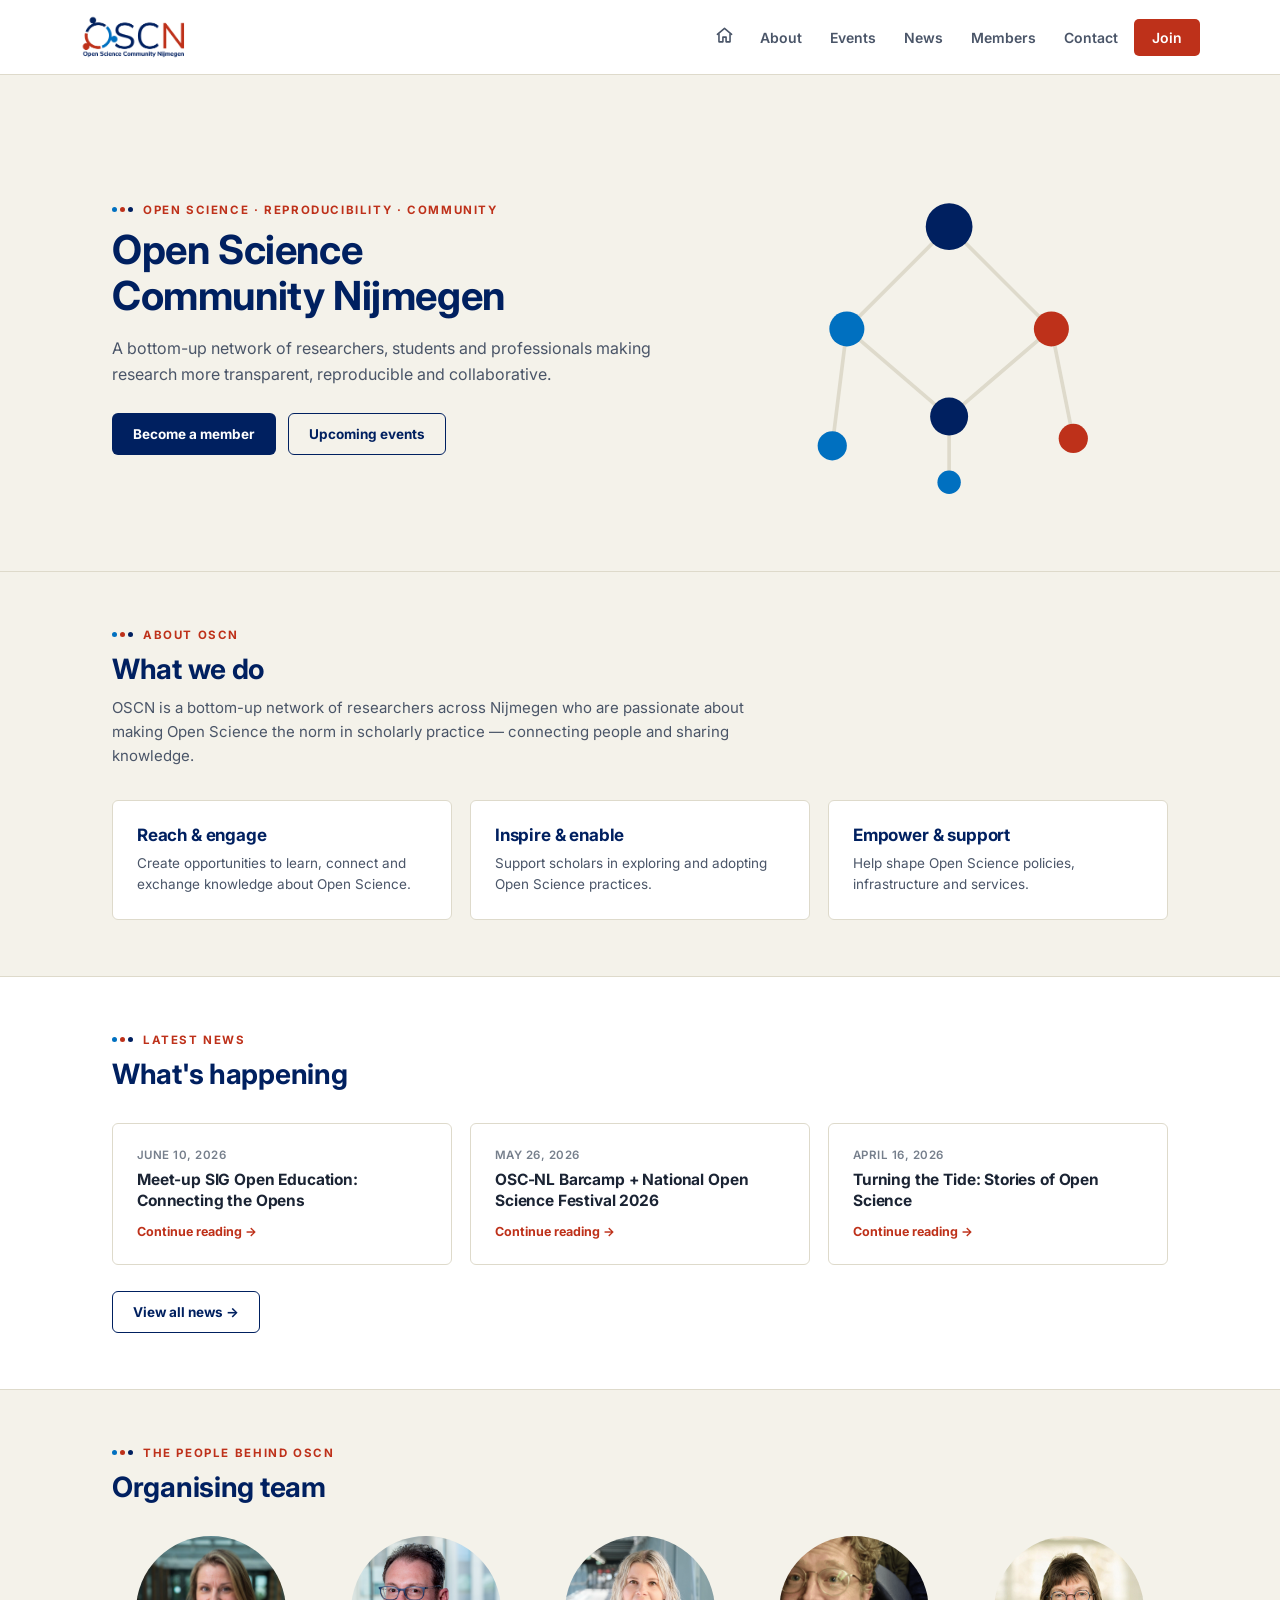
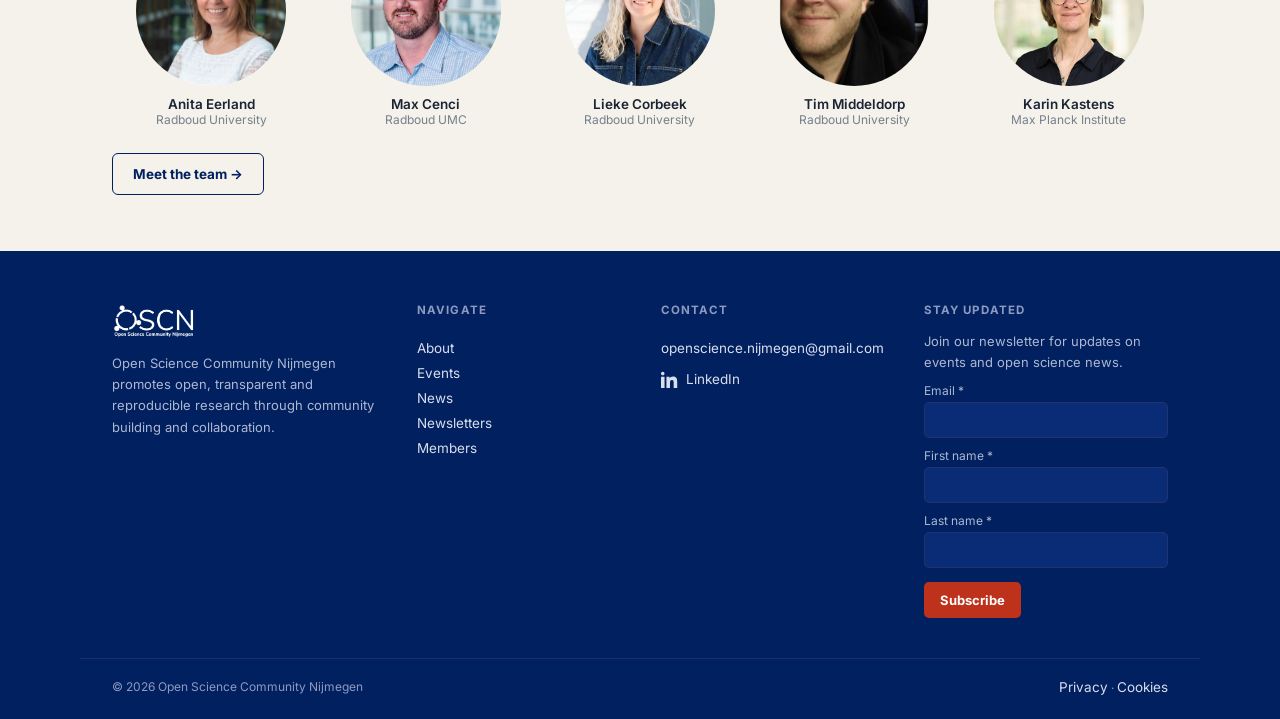
<file: index.html>
<!DOCTYPE html>
<html lang="en">
<head>
<meta charset="UTF-8">
<meta name="viewport" content="width=device-width, initial-scale=1.0">
<title>Open Science Community Nijmegen</title>
<link rel="preconnect" href="https://fonts.googleapis.com">
<link rel="preconnect" href="https://fonts.gstatic.com" crossorigin>
<link href="https://fonts.googleapis.com/css2?family=Inter:wght@400;500;600;700&family=Inter:wght@500;600;700&display=swap" rel="stylesheet">
<link rel="stylesheet" href="style.css">
</head>
<body>

<header class="site">
  <div class="wrap bar">
    <a class="logo" href="index.html"><img src="images/OSCN_logo_transparant.png" alt="OSCN"></a>
    <button class="nav-toggle" id="navToggle">MENU</button>
    <nav class="primary" id="primaryNav">
      <ul>
        <li><a class="home-link" href="index.html" aria-label="Home">
          <svg viewBox="0 0 24 24" fill="none" stroke-width="2" stroke-linecap="round" stroke-linejoin="round"><path d="M3 10.5L12 3l9 7.5"/><path d="M5 10v10h5v-6h4v6h5V10"/></svg>
        </a></li>
        <li class="dropdown">
          <a href="pages/about.html">About</a>
          <div class="dropdown-content"><a href="pages/resources.html">Resources</a></div>
        </li>
        <li><a href="pages/events.html">Events</a></li>
        <li class="dropdown">
          <a href="pages/news.html">News</a>
          <div class="dropdown-content"><a href="pages/news.html">News</a><a href="pages/newsletters.html">Newsletters</a></div>
        </li>
        <li><a href="pages/members.html">Members</a></li>
        <li><a href="pages/contact.html">Contact</a></li>
        <li><a href="pages/members.html" class="join-btn">Join</a></li>
      </ul>
    </nav>
  </div>
</header>

<section class="page-hero">
  <div class="wrap" style="display:grid;grid-template-columns:1.3fr 1fr;gap:48px;align-items:center;">
    <div>
      <div class="eyebrow"><span class="dot3"><span></span><span></span><span></span></span>OPEN SCIENCE · REPRODUCIBILITY · COMMUNITY</div>
      <h1>Open Science Community Nijmegen</h1>
      <p class="lede">A bottom-up network of researchers, students and professionals making research more transparent, reproducible and collaborative.</p>
      <div class="btn-row" style="margin-top:26px;">
        <a href="pages/members.html" class="btn btn-primary">Become a member</a>
        <a href="pages/events.html" class="btn btn-outline">Upcoming events</a>
      </div>
    </div>
    <svg viewBox="0 0 300 260" width="100%" height="auto" aria-hidden="true">
      <g stroke-width="2.5" fill="none">
        <line x1="150" y1="60" x2="80" y2="130" stroke="#DEDACB"/>
        <line x1="150" y1="60" x2="220" y2="130" stroke="#DEDACB"/>
        <line x1="80" y1="130" x2="70" y2="210" stroke="#DEDACB"/>
        <line x1="80" y1="130" x2="150" y2="190" stroke="#DEDACB"/>
        <line x1="220" y1="130" x2="150" y2="190" stroke="#DEDACB"/>
        <line x1="220" y1="130" x2="235" y2="205" stroke="#DEDACB"/>
        <line x1="150" y1="190" x2="150" y2="235" stroke="#DEDACB"/>
      </g>
      <circle cx="150" cy="60" r="16" fill="#002060"/>
      <circle cx="80" cy="130" r="12" fill="#0070C0"/>
      <circle cx="220" cy="130" r="12" fill="#BE311A"/>
      <circle cx="70" cy="210" r="10" fill="#0070C0"/>
      <circle cx="150" cy="190" r="13" fill="#002060"/>
      <circle cx="235" cy="205" r="10" fill="#BE311A"/>
      <circle cx="150" cy="235" r="8" fill="#0070C0"/>
    </svg>
  </div>
</section>

<section class="reveal-target">
  <div class="wrap">
    <div class="section-head">
      <div class="eyebrow"><span class="dot3"><span></span><span></span><span></span></span>ABOUT OSCN</div>
      <h2>What we do</h2>
      <p>OSCN is a bottom-up network of researchers across Nijmegen who are passionate about making Open Science the norm in scholarly practice — connecting people and sharing knowledge.</p>
    </div>
    <div style="display:grid;grid-template-columns:repeat(3,1fr);gap:18px;">
      <div class="card"><h3 style="font-size:17px;color:var(--blue);margin-bottom:8px;">Reach &amp; engage</h3><p style="font-size:13.5px;color:var(--ink-soft);line-height:1.55;margin:0;">Create opportunities to learn, connect and exchange knowledge about Open Science.</p></div>
      <div class="card"><h3 style="font-size:17px;color:var(--blue);margin-bottom:8px;">Inspire &amp; enable</h3><p style="font-size:13.5px;color:var(--ink-soft);line-height:1.55;margin:0;">Support scholars in exploring and adopting Open Science practices.</p></div>
      <div class="card"><h3 style="font-size:17px;color:var(--blue);margin-bottom:8px;">Empower &amp; support</h3><p style="font-size:13.5px;color:var(--ink-soft);line-height:1.55;margin:0;">Help shape Open Science policies, infrastructure and services.</p></div>
    </div>
  </div>
</section>

<section class="section-alt reveal-target">
  <div class="wrap">
    <div class="section-head">
      <div class="eyebrow"><span class="dot3"><span></span><span></span><span></span></span>LATEST NEWS</div>
      <h2>What's happening</h2>
    </div>
    <div style="display:grid;grid-template-columns:repeat(3,1fr);gap:18px;">
      <div class="card">
        <div style="font-size:11.5px;color:var(--muted);font-weight:600;letter-spacing:.04em;margin-bottom:8px;">JUNE 10, 2026</div>
        <h3 style="font-size:15.5px;line-height:1.35;margin-bottom:8px;">Meet-up SIG Open Education: Connecting the Opens</h3>
        <a href="pages/news.html" style="font-size:12.5px;font-weight:700;color:var(--accent);text-decoration:none;">Continue reading →</a>
      </div>
      <div class="card">
        <div style="font-size:11.5px;color:var(--muted);font-weight:600;letter-spacing:.04em;margin-bottom:8px;">MAY 26, 2026</div>
        <h3 style="font-size:15.5px;line-height:1.35;margin-bottom:8px;">OSC-NL Barcamp + National Open Science Festival 2026</h3>
        <a href="pages/news.html" style="font-size:12.5px;font-weight:700;color:var(--accent);text-decoration:none;">Continue reading →</a>
      </div>
      <div class="card">
        <div style="font-size:11.5px;color:var(--muted);font-weight:600;letter-spacing:.04em;margin-bottom:8px;">APRIL 16, 2026</div>
        <h3 style="font-size:15.5px;line-height:1.35;margin-bottom:8px;">Turning the Tide: Stories of Open Science</h3>
        <a href="pages/news.html" style="font-size:12.5px;font-weight:700;color:var(--accent);text-decoration:none;">Continue reading →</a>
      </div>
    </div>
    <div style="margin-top:26px;"><a href="pages/news.html" class="btn btn-outline">View all news →</a></div>
  </div>
</section>

  
<section class="reveal-target">
  <div class="wrap">
    <div class="section-head">
      <div class="eyebrow"><span class="dot3"><span></span><span></span><span></span></span>THE PEOPLE BEHIND OSCN</div>
      <h2>Organising team</h2>
      
    </div>
    <div style="display:grid;grid-template-columns:repeat(5,1fr);gap:16px;">
      
      <div style="text-align:center;">
        <div style="width:150px;height:150px;border-radius:50%;overflow:hidden;margin:0 auto 10px;">
    <img src="images/about/Anita.jpg" alt="Anita Eerland" style="width:100%;height:100%;object-fit:cover;">
</div>
        <div style="font-weight:600;font-size:13.5px;">Anita Eerland</div>
        <div style="font-size:12px;color:var(--muted);">Radboud University</div>
      </div>
      
      <div style="text-align:center;">
       <div style="width:150px;height:150px;border-radius:50%;overflow:hidden;margin:0 auto 10px;">
    <img src="images/about/Max.png" alt="Max Cenci" style="width:100%;height:100%;object-fit:cover;">
</div>
        <div style="font-weight:600;font-size:13.5px;">Max Cenci</div>
        <div style="font-size:12px;color:var(--muted);">Radboud UMC</div>
      </div>
      
      <div style="text-align:center;">
        <div style="width:150px;height:150px;border-radius:50%;overflow:hidden;margin:0 auto 10px;">
    <img src="images/about/Lieke.jpg" alt="Lieke Corbeek" style="width:100%;height:100%;object-fit:cover;">
</div>
        <div style="font-weight:600;font-size:13.5px;">Lieke Corbeek</div>
        <div style="font-size:12px;color:var(--muted);">Radboud University</div>
      </div>
      
      <div style="text-align:center;">
        <div style="width:150px;height:150px;border-radius:50%;overflow:hidden;margin:0 auto 10px;">
    <img src="images/about/Tim.png" alt="Tim Middeldorp" style="width:100%;height:100%;object-fit:cover;">
</div>
        <div style="font-weight:600;font-size:13.5px;">Tim Middeldorp</div>
        <div style="font-size:12px;color:var(--muted);">Radboud University</div>
      </div>
      
      <div style="text-align:center;">
        <div style="width:150px;height:150px;border-radius:50%;overflow:hidden;margin:0 auto 10px;">
    <img src="images/about/Karin.jpg" alt="Karin Kastens" style="width:100%;height:100%;object-fit:cover;">
</div>
        <div style="font-weight:600;font-size:13.5px;">Karin Kastens</div>
        <div style="font-size:12px;color:var(--muted);">Max Planck Institute</div>
      </div>
      
    </div>
    <div style="margin-top:26px;"><a href="pages/about.html" class="btn btn-outline">Meet the team →</a></div>
  </div>
</section>

<footer class="site">
  <div class="wrap footer-grid">
    <div>
      <img src="images/OSCN_logo_transparant.png" alt="OSCN" class="footer-logo">
      <p>Open Science Community Nijmegen promotes open, transparent and reproducible research through community building and collaboration.</p>
    </div>
    <div class="flinks">
      <h3>Navigate</h3>
      <a href="pages/about.html">About</a>
      <a href="pages/events.html">Events</a>
      <a href="pages/news.html">News</a>
      <a href="pages/newsletters.html">Newsletters</a>
      <a href="pages/members.html">Members</a>
    </div>
    <div class="flinks">
      <h3>Contact</h3>
      <a href="mailto:openscience.nijmegen@gmail.com">openscience.nijmegen@gmail.com</a>
      <a class="social-link" href="https://www.linkedin.com/company/open-science-community-nijmegen/" target="_blank" rel="noopener noreferrer">
        <svg viewBox="0 0 24 24"><path d="M4.98 3.5C4.98 4.88 3.87 6 2.5 6S0 4.88 0 3.5 1.12 1 2.5 1 4.98 2.12 4.98 3.5zM0 8h5v16H0V8zm7.5 0H12v2.2h.1C12.9 8.8 14.7 7.7 17 7.7c5 0 5.9 3.3 5.9 7.6V24h-5v-7.3c0-1.7 0-3.9-2.4-3.9s-2.8 1.9-2.8 3.8V24h-5V8z"/></svg>
        LinkedIn
      </a>
    </div>
    <div>
      <h3>Stay updated</h3>
      <p style="margin-bottom:6px;">Join our newsletter for updates on events and open science news.</p>
      <form method="post" action="https://open-science-community-nijmegen.email-provider.eu/subscribe/post/index.php" accept-charset="utf-8" class="nl-form form-op7pq9fkox">
        <input type="hidden" name="next" value="" />
        <input type="hidden" name="a" value="ohz7mrmpse" />
        <input type="hidden" name="l" value="op7pq9fkox" />
        <label for="id-Kz6LqtiXnQ">Email *</label>
        <input name="Kz6LqtiXnQ" id="id-Kz6LqtiXnQ" type="email" required>
        <label for="id-P3Px8y6G0Y">First name *</label>
        <input name="P3Px8y6G0Y" id="id-P3Px8y6G0Y" type="text" required>
        <label for="id-OTxNlZSNlG">Last name *</label>
        <input name="OTxNlZSNlG" id="id-OTxNlZSNlG" type="text" required>
        <input type="email" id="email" name="email" style="position:absolute;left:-9999px;" tabindex="-1" autocomplete="off">
        <input type="submit" value="Subscribe">
      </form>
    </div>
  </div>
  <div class="wrap footer-bottom">
    <span>© 2026 Open Science Community Nijmegen</span>
    <span><a href="#">Privacy</a> · <a href="#">Cookies</a></span>
  </div>
</footer>

<script src="script.js"></script>
</body>
</html>
</file>
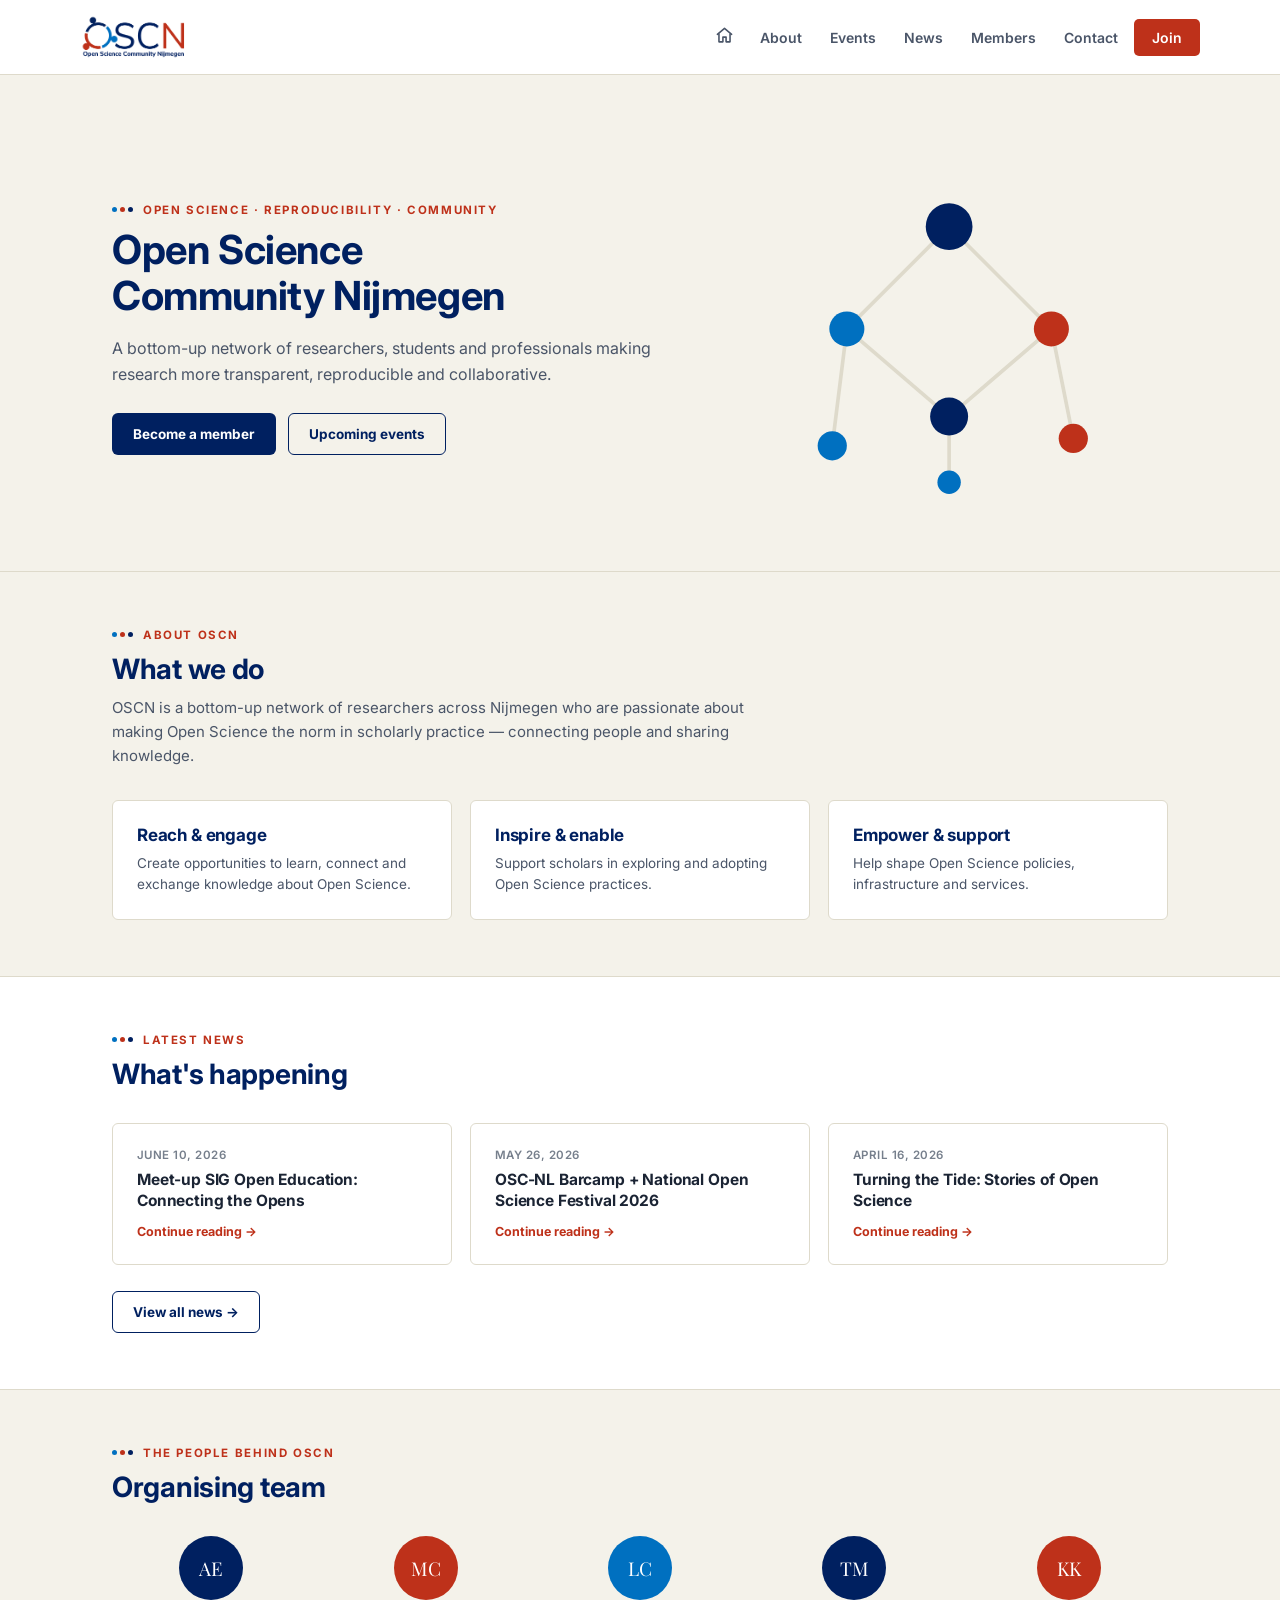
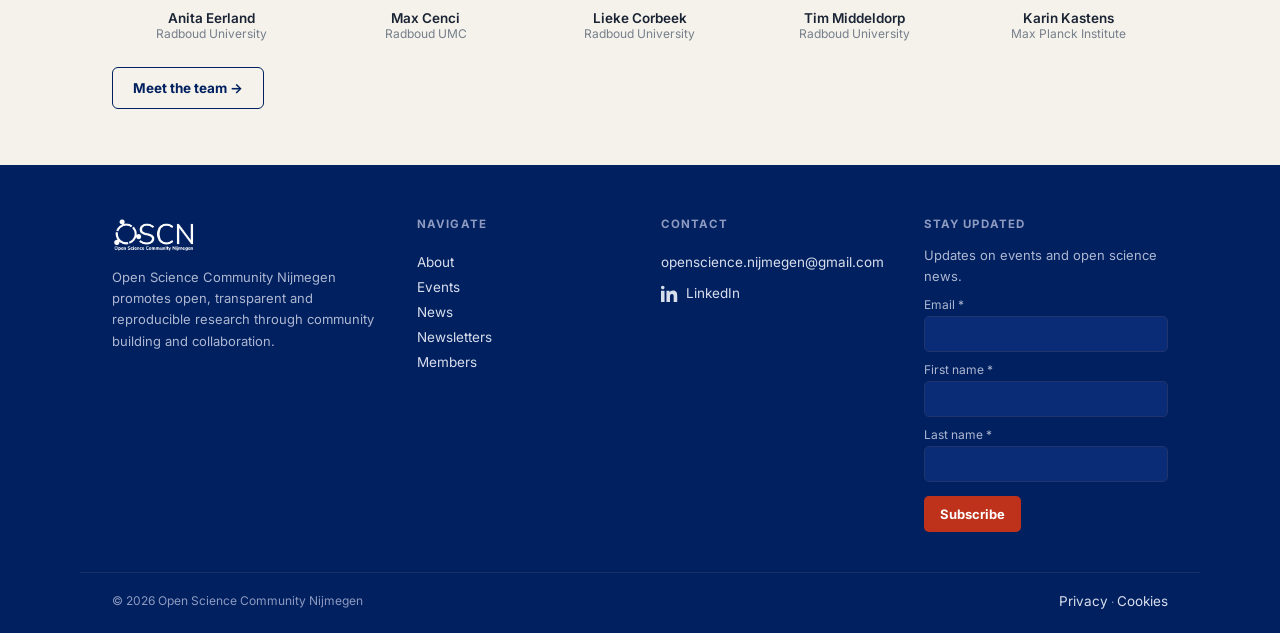
<file: index (3).html>
<!DOCTYPE html>
<html lang="en">
<head>
<meta charset="UTF-8">
<meta name="viewport" content="width=device-width, initial-scale=1.0">
<title>Open Science Community Nijmegen</title>
<link rel="preconnect" href="https://fonts.googleapis.com">
<link rel="preconnect" href="https://fonts.gstatic.com" crossorigin>
<link href="https://fonts.googleapis.com/css2?family=Inter:wght@400;500;600;700&family=Playfair+Display:wght@500;600;700&display=swap" rel="stylesheet">
<link rel="stylesheet" href="style.css">
</head>
<body>

<header class="site">
  <div class="wrap bar">
    <a class="logo" href="index.html"><img src="images/OSCN_logo_transparant.png" alt="OSCN"></a>
    <button class="nav-toggle" id="navToggle">MENU</button>
    <nav class="primary" id="primaryNav">
      <ul>
        <li><a class="home-link" href="index.html" aria-label="Home">
          <svg viewBox="0 0 24 24" fill="none" stroke-width="2" stroke-linecap="round" stroke-linejoin="round"><path d="M3 10.5L12 3l9 7.5"/><path d="M5 10v10h5v-6h4v6h5V10"/></svg>
        </a></li>
        <li class="dropdown">
          <a href="pages/about.html">About</a>
          <div class="dropdown-content"><a href="pages/resources.html">Resources</a></div>
        </li>
        <li><a href="pages/events.html">Events</a></li>
        <li class="dropdown">
          <a href="pages/news.html">News</a>
          <div class="dropdown-content"><a href="pages/news.html">News</a><a href="pages/newsletters.html">Newsletters</a></div>
        </li>
        <li><a href="pages/members.html">Members</a></li>
        <li><a href="pages/contact.html">Contact</a></li>
        <li><a href="pages/members.html" class="join-btn">Join</a></li>
      </ul>
    </nav>
  </div>
</header>

<section class="page-hero">
  <div class="wrap" style="display:grid;grid-template-columns:1.3fr 1fr;gap:48px;align-items:center;">
    <div>
      <div class="eyebrow"><span class="dot3"><span></span><span></span><span></span></span>OPEN SCIENCE · REPRODUCIBILITY · COMMUNITY</div>
      <h1>Open Science Community Nijmegen</h1>
      <p class="lede">A bottom-up network of researchers, students and professionals making research more transparent, reproducible and collaborative.</p>
      <div class="btn-row" style="margin-top:26px;">
        <a href="pages/members.html" class="btn btn-primary">Become a member</a>
        <a href="pages/events.html" class="btn btn-outline">Upcoming events</a>
      </div>
    </div>
    <svg viewBox="0 0 300 260" width="100%" height="auto" aria-hidden="true">
      <g stroke-width="2.5" fill="none">
        <line x1="150" y1="60" x2="80" y2="130" stroke="#DEDACB"/>
        <line x1="150" y1="60" x2="220" y2="130" stroke="#DEDACB"/>
        <line x1="80" y1="130" x2="70" y2="210" stroke="#DEDACB"/>
        <line x1="80" y1="130" x2="150" y2="190" stroke="#DEDACB"/>
        <line x1="220" y1="130" x2="150" y2="190" stroke="#DEDACB"/>
        <line x1="220" y1="130" x2="235" y2="205" stroke="#DEDACB"/>
        <line x1="150" y1="190" x2="150" y2="235" stroke="#DEDACB"/>
      </g>
      <circle cx="150" cy="60" r="16" fill="#002060"/>
      <circle cx="80" cy="130" r="12" fill="#0070C0"/>
      <circle cx="220" cy="130" r="12" fill="#BE311A"/>
      <circle cx="70" cy="210" r="10" fill="#0070C0"/>
      <circle cx="150" cy="190" r="13" fill="#002060"/>
      <circle cx="235" cy="205" r="10" fill="#BE311A"/>
      <circle cx="150" cy="235" r="8" fill="#0070C0"/>
    </svg>
  </div>
</section>

<section class="reveal-target">
  <div class="wrap">
    <div class="section-head">
      <div class="eyebrow"><span class="dot3"><span></span><span></span><span></span></span>ABOUT OSCN</div>
      <h2>What we do</h2>
      <p>OSCN is a bottom-up network of researchers across Nijmegen who are passionate about making Open Science the norm in scholarly practice — connecting people and sharing knowledge.</p>
    </div>
    <div style="display:grid;grid-template-columns:repeat(3,1fr);gap:18px;">
      <div class="card"><h3 style="font-size:17px;color:var(--blue);margin-bottom:8px;">Reach &amp; engage</h3><p style="font-size:13.5px;color:var(--ink-soft);line-height:1.55;margin:0;">Create opportunities to learn, connect and exchange knowledge about Open Science.</p></div>
      <div class="card"><h3 style="font-size:17px;color:var(--blue);margin-bottom:8px;">Inspire &amp; enable</h3><p style="font-size:13.5px;color:var(--ink-soft);line-height:1.55;margin:0;">Support scholars in exploring and adopting Open Science practices.</p></div>
      <div class="card"><h3 style="font-size:17px;color:var(--blue);margin-bottom:8px;">Empower &amp; support</h3><p style="font-size:13.5px;color:var(--ink-soft);line-height:1.55;margin:0;">Help shape Open Science policies, infrastructure and services.</p></div>
    </div>
  </div>
</section>

<section class="section-alt reveal-target">
  <div class="wrap">
    <div class="section-head">
      <div class="eyebrow"><span class="dot3"><span></span><span></span><span></span></span>LATEST NEWS</div>
      <h2>What's happening</h2>
    </div>
    <div style="display:grid;grid-template-columns:repeat(3,1fr);gap:18px;">
      <div class="card">
        <div style="font-size:11.5px;color:var(--muted);font-weight:600;letter-spacing:.04em;margin-bottom:8px;">JUNE 10, 2026</div>
        <h3 style="font-size:15.5px;line-height:1.35;margin-bottom:8px;">Meet-up SIG Open Education: Connecting the Opens</h3>
        <a href="pages/news.html" style="font-size:12.5px;font-weight:700;color:var(--accent);text-decoration:none;">Continue reading →</a>
      </div>
      <div class="card">
        <div style="font-size:11.5px;color:var(--muted);font-weight:600;letter-spacing:.04em;margin-bottom:8px;">MAY 26, 2026</div>
        <h3 style="font-size:15.5px;line-height:1.35;margin-bottom:8px;">OSC-NL Barcamp + National Open Science Festival 2026</h3>
        <a href="pages/news.html" style="font-size:12.5px;font-weight:700;color:var(--accent);text-decoration:none;">Continue reading →</a>
      </div>
      <div class="card">
        <div style="font-size:11.5px;color:var(--muted);font-weight:600;letter-spacing:.04em;margin-bottom:8px;">APRIL 16, 2026</div>
        <h3 style="font-size:15.5px;line-height:1.35;margin-bottom:8px;">Turning the Tide: Stories of Open Science</h3>
        <a href="pages/news.html" style="font-size:12.5px;font-weight:700;color:var(--accent);text-decoration:none;">Continue reading →</a>
      </div>
    </div>
    <div style="margin-top:26px;"><a href="pages/news.html" class="btn btn-outline">View all news →</a></div>
  </div>
</section>

<section class="reveal-target">
  <div class="wrap">
    <div class="section-head">
      <div class="eyebrow"><span class="dot3"><span></span><span></span><span></span></span>THE PEOPLE BEHIND OSCN</div>
      <h2>Organising team</h2>
    </div>
    <div style="display:grid;grid-template-columns:repeat(5,1fr);gap:16px;">
      <div style="text-align:center;">
        <div style="width:64px;height:64px;border-radius:50%;background:var(--blue);color:#fff;display:flex;align-items:center;justify-content:center;font-family:'Playfair Display',serif;font-size:19px;margin:0 auto 10px;">AE</div>
        <div style="font-weight:600;font-size:13.5px;">Anita Eerland</div>
        <div style="font-size:12px;color:var(--muted);">Radboud University</div>
      </div>
      <div style="text-align:center;">
        <div style="width:64px;height:64px;border-radius:50%;background:var(--accent);color:#fff;display:flex;align-items:center;justify-content:center;font-family:'Playfair Display',serif;font-size:19px;margin:0 auto 10px;">MC</div>
        <div style="font-weight:600;font-size:13.5px;">Max Cenci</div>
        <div style="font-size:12px;color:var(--muted);">Radboud UMC</div>
      </div>
      <div style="text-align:center;">
        <div style="width:64px;height:64px;border-radius:50%;background:var(--sky);color:#fff;display:flex;align-items:center;justify-content:center;font-family:'Playfair Display',serif;font-size:19px;margin:0 auto 10px;">LC</div>
        <div style="font-weight:600;font-size:13.5px;">Lieke Corbeek</div>
        <div style="font-size:12px;color:var(--muted);">Radboud University</div>
      </div>
      <div style="text-align:center;">
        <div style="width:64px;height:64px;border-radius:50%;background:var(--blue);color:#fff;display:flex;align-items:center;justify-content:center;font-family:'Playfair Display',serif;font-size:19px;margin:0 auto 10px;">TM</div>
        <div style="font-weight:600;font-size:13.5px;">Tim Middeldorp</div>
        <div style="font-size:12px;color:var(--muted);">Radboud University</div>
      </div>
      <div style="text-align:center;">
        <div style="width:64px;height:64px;border-radius:50%;background:var(--accent);color:#fff;display:flex;align-items:center;justify-content:center;font-family:'Playfair Display',serif;font-size:19px;margin:0 auto 10px;">KK</div>
        <div style="font-weight:600;font-size:13.5px;">Karin Kastens</div>
        <div style="font-size:12px;color:var(--muted);">Max Planck Institute</div>
      </div>
    </div>
    <div style="margin-top:26px;"><a href="pages/about.html" class="btn btn-outline">Meet the team →</a></div>
  </div>
</section>

<footer class="site">
  <div class="wrap footer-grid">
    <div>
      <img src="images/OSCN_logo_transparant.png" alt="OSCN" class="footer-logo">
      <p>Open Science Community Nijmegen promotes open, transparent and reproducible research through community building and collaboration.</p>
    </div>
    <div class="flinks">
      <h3>Navigate</h3>
      <a href="pages/about.html">About</a>
      <a href="pages/events.html">Events</a>
      <a href="pages/news.html">News</a>
      <a href="pages/newsletters.html">Newsletters</a>
      <a href="pages/members.html">Members</a>
    </div>
    <div class="flinks">
      <h3>Contact</h3>
      <a href="mailto:openscience.nijmegen@gmail.com">openscience.nijmegen@gmail.com</a>
      <a class="social-link" href="https://www.linkedin.com/company/open-science-community-nijmegen/" target="_blank" rel="noopener noreferrer">
        <svg viewBox="0 0 24 24"><path d="M4.98 3.5C4.98 4.88 3.87 6 2.5 6S0 4.88 0 3.5 1.12 1 2.5 1 4.98 2.12 4.98 3.5zM0 8h5v16H0V8zm7.5 0H12v2.2h.1C12.9 8.8 14.7 7.7 17 7.7c5 0 5.9 3.3 5.9 7.6V24h-5v-7.3c0-1.7 0-3.9-2.4-3.9s-2.8 1.9-2.8 3.8V24h-5V8z"/></svg>
        LinkedIn
      </a>
    </div>
    <div>
      <h3>Stay updated</h3>
      <p style="margin-bottom:6px;">Updates on events and open science news.</p>
      <form method="post" action="https://open-science-community-nijmegen.email-provider.eu/subscribe/post/index.php" accept-charset="utf-8" class="nl-form form-op7pq9fkox">
        <input type="hidden" name="next" value="" />
        <input type="hidden" name="a" value="ohz7mrmpse" />
        <input type="hidden" name="l" value="op7pq9fkox" />
        <label for="id-Kz6LqtiXnQ">Email *</label>
        <input name="Kz6LqtiXnQ" id="id-Kz6LqtiXnQ" type="email" required>
        <label for="id-P3Px8y6G0Y">First name *</label>
        <input name="P3Px8y6G0Y" id="id-P3Px8y6G0Y" type="text" required>
        <label for="id-OTxNlZSNlG">Last name *</label>
        <input name="OTxNlZSNlG" id="id-OTxNlZSNlG" type="text" required>
        <input type="email" id="email" name="email" style="position:absolute;left:-9999px;" tabindex="-1" autocomplete="off">
        <input type="submit" value="Subscribe">
      </form>
    </div>
  </div>
  <div class="wrap footer-bottom">
    <span>© 2026 Open Science Community Nijmegen</span>
    <span><a href="#">Privacy</a> · <a href="#">Cookies</a></span>
  </div>
</footer>

<script src="script.js"></script>
</body>
</html>
</file>
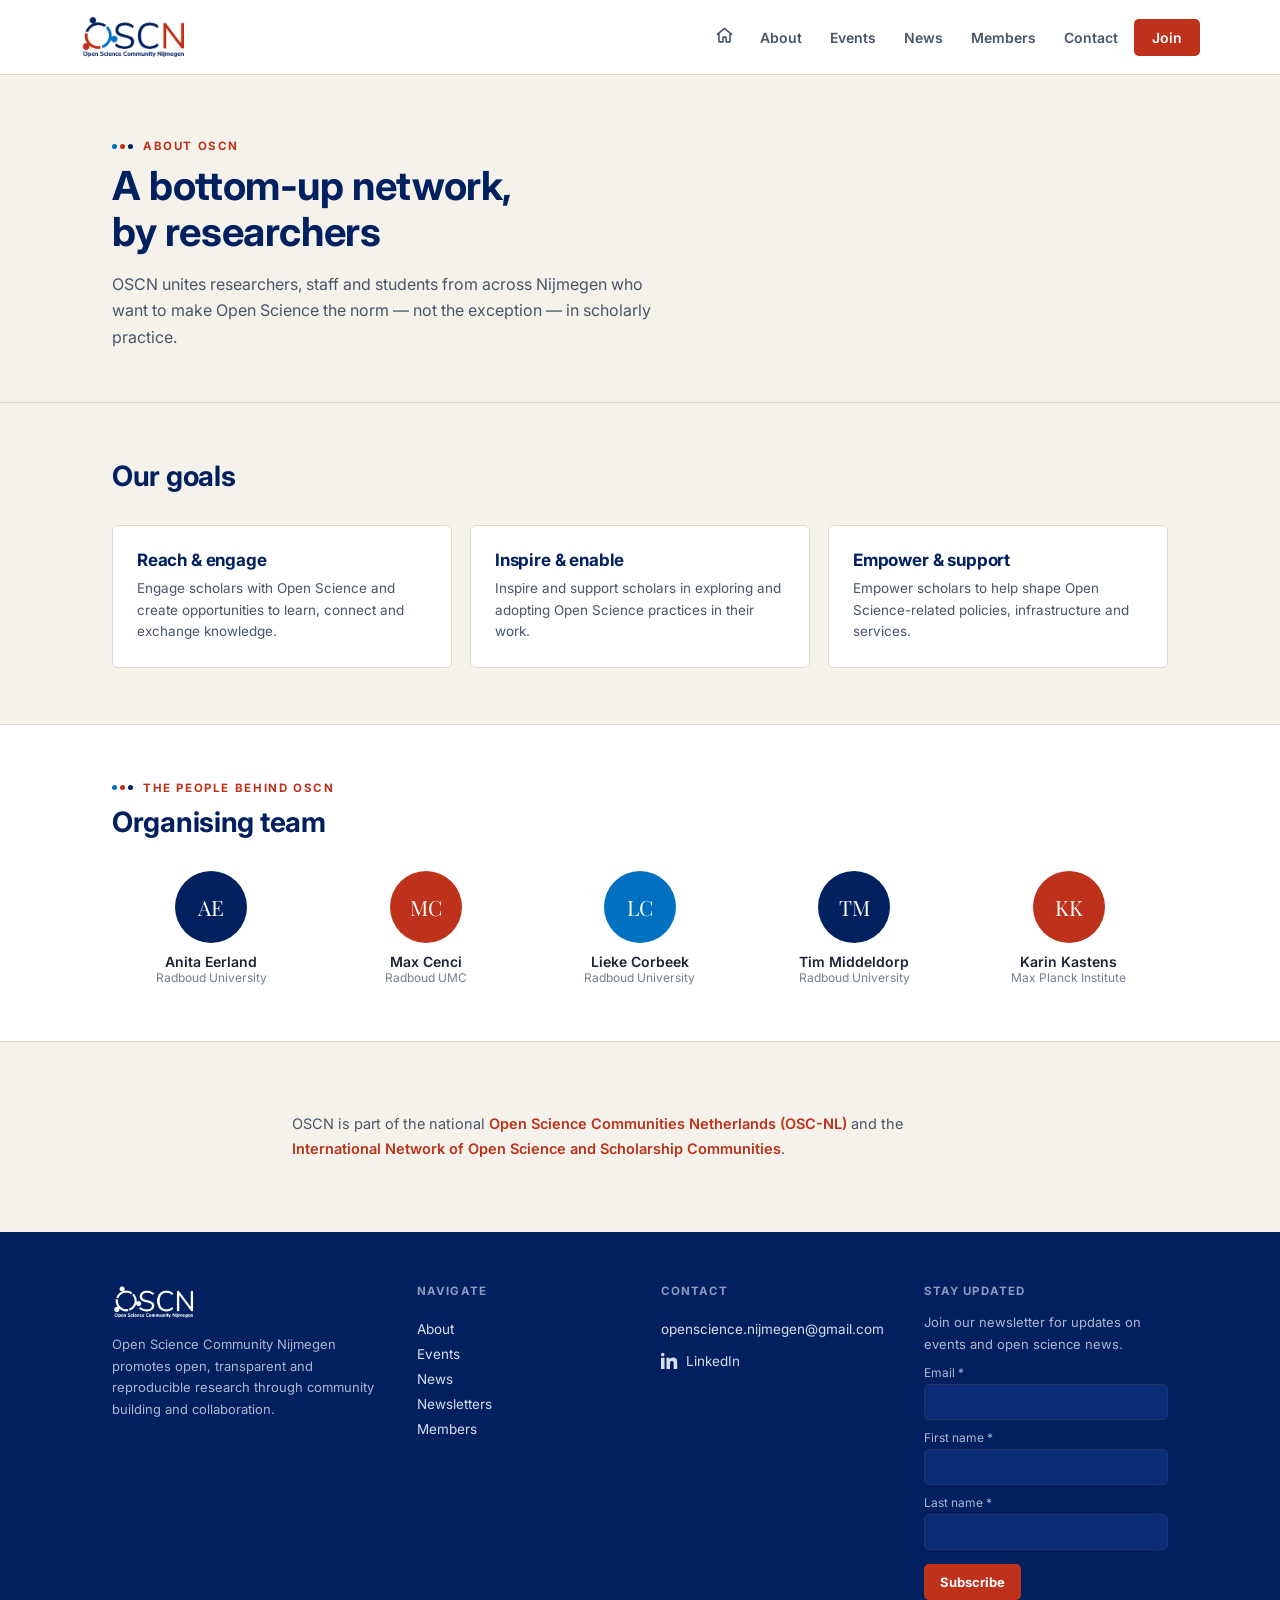
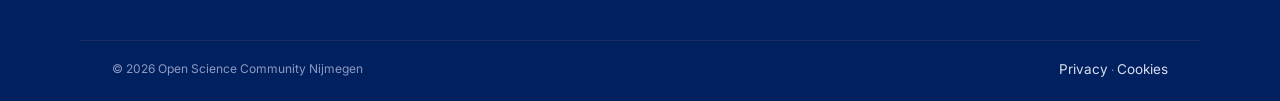
<file: pages/about.html>
<!DOCTYPE html>
<html lang="en">
<head>
<meta charset="UTF-8">
<meta name="viewport" content="width=device-width, initial-scale=1.0">
<title>About — Open Science Community Nijmegen</title>
<link rel="preconnect" href="https://fonts.googleapis.com">
<link rel="preconnect" href="https://fonts.gstatic.com" crossorigin>
<link href="https://fonts.googleapis.com/css2?family=Inter:wght@400;500;600;700&family=Playfair+Display:wght@500;600;700&display=swap" rel="stylesheet">
<link rel="stylesheet" href="../style.css">
</head>
<body>

<header class="site">
  <div class="wrap bar">
    <a class="logo" href="../index.html"><img src="../images/OSCN_logo_transparant.png" alt="OSCN"></a>
    <button class="nav-toggle" id="navToggle">MENU</button>
    <nav class="primary" id="primaryNav">
      <ul>
        <li><a class="home-link" href="../index.html" aria-label="Home">
          <svg viewBox="0 0 24 24" fill="none" stroke-width="2" stroke-linecap="round" stroke-linejoin="round"><path d="M3 10.5L12 3l9 7.5"/><path d="M5 10v10h5v-6h4v6h5V10"/></svg>
        </a></li>
        <li class="dropdown">
          <a href="about.html">About</a>
          <div class="dropdown-content"><a href="resources.html">Resources</a></div>
        </li>
        <li><a href="events.html">Events</a></li>
        <li class="dropdown">
          <a href="news.html">News</a>
          <div class="dropdown-content"><a href="news.html">News</a><a href="newsletters.html">Newsletters</a></div>
        </li>
        <li><a href="members.html">Members</a></li>
        <li><a href="contact.html">Contact</a></li>
        <li><a href="members.html" class="join-btn">Join</a></li>
      </ul>
    </nav>
  </div>
</header>

<section class="page-hero">
  <div class="wrap">
    <div class="eyebrow"><span class="dot3"><span></span><span></span><span></span></span>ABOUT OSCN</div>
    <h1>A bottom-up network, by researchers</h1>
    <p class="lede">OSCN unites researchers, staff and students from across Nijmegen who want to make Open Science the norm — not the exception — in scholarly practice.</p>
  </div>
</section>

<section class="reveal-target">
  <div class="wrap">
    <div class="section-head">
      <h2>Our goals</h2>
    </div>
    <div style="display:grid;grid-template-columns:repeat(3,1fr);gap:18px;">
      <div class="card"><h3 style="font-size:17px;color:var(--blue);margin-bottom:8px;">Reach &amp; engage</h3><p style="font-size:13.5px;color:var(--ink-soft);line-height:1.6;margin:0;">Engage scholars with Open Science and create opportunities to learn, connect and exchange knowledge.</p></div>
      <div class="card"><h3 style="font-size:17px;color:var(--blue);margin-bottom:8px;">Inspire &amp; enable</h3><p style="font-size:13.5px;color:var(--ink-soft);line-height:1.6;margin:0;">Inspire and support scholars in exploring and adopting Open Science practices in their work.</p></div>
      <div class="card"><h3 style="font-size:17px;color:var(--blue);margin-bottom:8px;">Empower &amp; support</h3><p style="font-size:13.5px;color:var(--ink-soft);line-height:1.6;margin:0;">Empower scholars to help shape Open Science-related policies, infrastructure and services.</p></div>
    </div>
  </div>
</section>

<section class="section-alt reveal-target">
  <div class="wrap">
    <div class="section-head">
      <div class="eyebrow"><span class="dot3"><span></span><span></span><span></span></span>THE PEOPLE BEHIND OSCN</div>
      <h2>Organising team</h2>
    </div>
    <div style="display:grid;grid-template-columns:repeat(5,1fr);gap:16px;">
      <div style="text-align:center;">
        <div style="width:72px;height:72px;border-radius:50%;background:var(--blue);color:#fff;display:flex;align-items:center;justify-content:center;font-family:'Playfair Display',serif;font-size:21px;margin:0 auto 10px;">AE</div>
        <div style="font-weight:600;font-size:14px;">Anita Eerland</div>
        <div style="font-size:12px;color:var(--muted);">Radboud University</div>
      </div>
      <div style="text-align:center;">
        <div style="width:72px;height:72px;border-radius:50%;background:var(--accent);color:#fff;display:flex;align-items:center;justify-content:center;font-family:'Playfair Display',serif;font-size:21px;margin:0 auto 10px;">MC</div>
        <div style="font-weight:600;font-size:14px;">Max Cenci</div>
        <div style="font-size:12px;color:var(--muted);">Radboud UMC</div>
      </div>
      <div style="text-align:center;">
        <div style="width:72px;height:72px;border-radius:50%;background:var(--sky);color:#fff;display:flex;align-items:center;justify-content:center;font-family:'Playfair Display',serif;font-size:21px;margin:0 auto 10px;">LC</div>
        <div style="font-weight:600;font-size:14px;">Lieke Corbeek</div>
        <div style="font-size:12px;color:var(--muted);">Radboud University</div>
      </div>
      <div style="text-align:center;">
        <div style="width:72px;height:72px;border-radius:50%;background:var(--blue);color:#fff;display:flex;align-items:center;justify-content:center;font-family:'Playfair Display',serif;font-size:21px;margin:0 auto 10px;">TM</div>
        <div style="font-weight:600;font-size:14px;">Tim Middeldorp</div>
        <div style="font-size:12px;color:var(--muted);">Radboud University</div>
      </div>
      <div style="text-align:center;">
        <div style="width:72px;height:72px;border-radius:50%;background:var(--accent);color:#fff;display:flex;align-items:center;justify-content:center;font-family:'Playfair Display',serif;font-size:21px;margin:0 auto 10px;">KK</div>
        <div style="font-weight:600;font-size:14px;">Karin Kastens</div>
        <div style="font-size:12px;color:var(--muted);">Max Planck Institute</div>
      </div>
    </div>
  </div>
</section>

<section class="reveal-target">
  <div class="wrap" style="max-width:760px;">
    <p style="font-size:14.5px;color:var(--ink-soft);line-height:1.7;">
      OSCN is part of the national <a href="https://osc-international.com/open-science-community-the-netherlands/" target="_blank" rel="noopener noreferrer" style="color:var(--accent);font-weight:600;text-decoration:none;">Open Science Communities Netherlands (OSC-NL)</a> and the <a href="https://osc-international.com/" target="_blank" rel="noopener noreferrer" style="color:var(--accent);font-weight:600;text-decoration:none;">International Network of Open Science and Scholarship Communities</a>.
    </p>
  </div>
</section>

<footer class="site">
  <div class="wrap footer-grid">
    <div>
      <img src="../images/OSCN_logo_transparant.png" alt="OSCN" class="footer-logo">
      <p>Open Science Community Nijmegen promotes open, transparent and reproducible research through community building and collaboration.</p>
    </div>
    <div class="flinks">
      <h3>Navigate</h3>
      <a href="about.html">About</a>
      <a href="events.html">Events</a>
      <a href="news.html">News</a>
      <a href="newsletters.html">Newsletters</a>
      <a href="members.html">Members</a>
    </div>
    <div class="flinks">
      <h3>Contact</h3>
      <a href="mailto:openscience.nijmegen@gmail.com">openscience.nijmegen@gmail.com</a>
      <a class="social-link" href="https://www.linkedin.com/company/open-science-community-nijmegen/" target="_blank" rel="noopener noreferrer">
        <svg viewBox="0 0 24 24"><path d="M4.98 3.5C4.98 4.88 3.87 6 2.5 6S0 4.88 0 3.5 1.12 1 2.5 1 4.98 2.12 4.98 3.5zM0 8h5v16H0V8zm7.5 0H12v2.2h.1C12.9 8.8 14.7 7.7 17 7.7c5 0 5.9 3.3 5.9 7.6V24h-5v-7.3c0-1.7 0-3.9-2.4-3.9s-2.8 1.9-2.8 3.8V24h-5V8z"/></svg>
        LinkedIn
      </a>
    </div>
    <div>
      <h3>Stay updated</h3>
      <p style="margin-bottom:6px;">Join our newsletter for updates on events and open science news.</p>
      <form method="post" action="https://open-science-community-nijmegen.email-provider.eu/subscribe/post/index.php" accept-charset="utf-8" class="nl-form form-op7pq9fkox">
        <input type="hidden" name="next" value="" />
        <input type="hidden" name="a" value="ohz7mrmpse" />
        <input type="hidden" name="l" value="op7pq9fkox" />
        <label for="id-Kz6LqtiXnQ">Email *</label>
        <input name="Kz6LqtiXnQ" id="id-Kz6LqtiXnQ" type="email" required>
        <label for="id-P3Px8y6G0Y">First name *</label>
        <input name="P3Px8y6G0Y" id="id-P3Px8y6G0Y" type="text" required>
        <label for="id-OTxNlZSNlG">Last name *</label>
        <input name="OTxNlZSNlG" id="id-OTxNlZSNlG" type="text" required>
        <input type="email" id="email" name="email" style="position:absolute;left:-9999px;" tabindex="-1" autocomplete="off">
        <input type="submit" value="Subscribe">
      </form>
    </div>
  </div>
  <div class="wrap footer-bottom">
    <span>© 2026 Open Science Community Nijmegen</span>
    <span><a href="#">Privacy</a> · <a href="#">Cookies</a></span>
  </div>
</footer>

<script src="../script.js"></script>
</body>
</html>
</file>
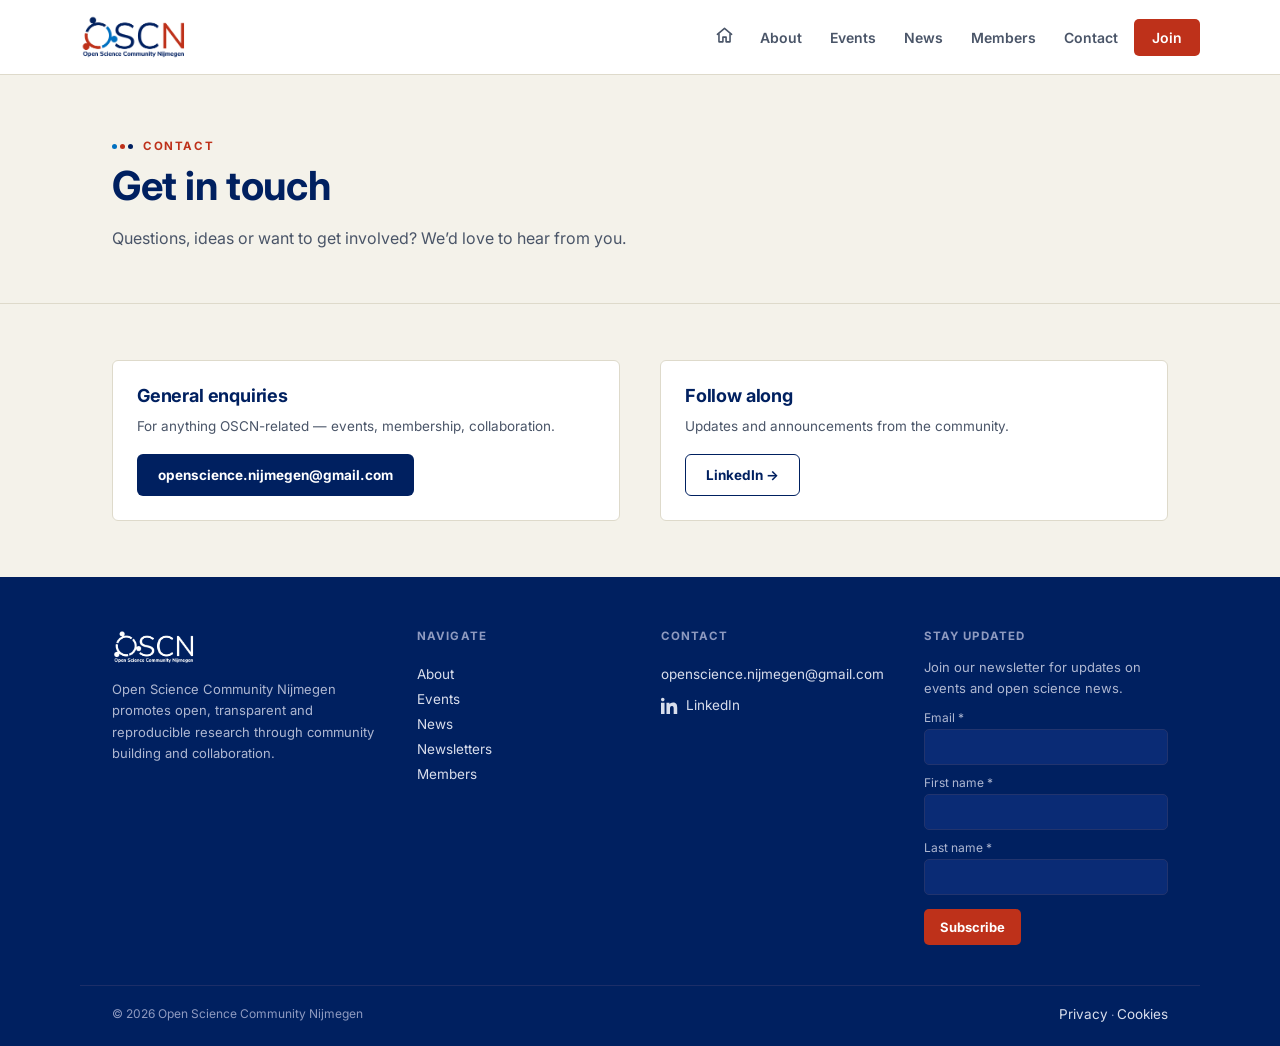
<file: pages/contact.html>
<!DOCTYPE html>
<html lang="en">
<head>
<meta charset="UTF-8">
<meta name="viewport" content="width=device-width, initial-scale=1.0">
<title>Contact — Open Science Community Nijmegen</title>
<link rel="preconnect" href="https://fonts.googleapis.com">
<link rel="preconnect" href="https://fonts.gstatic.com" crossorigin>
<link href="https://fonts.googleapis.com/css2?family=Inter:wght@400;500;600;700&family=Playfair+Display:wght@500;600;700&display=swap" rel="stylesheet">
<link rel="stylesheet" href="../style.css">
</head>
<body>

<header class="site">
  <div class="wrap bar">
    <a class="logo" href="../index.html"><img src="../images/OSCN_logo_transparant.png" alt="OSCN"></a>
    <button class="nav-toggle" id="navToggle">MENU</button>
    <nav class="primary" id="primaryNav">
      <ul>
        <li><a class="home-link" href="../index.html" aria-label="Home">
          <svg viewBox="0 0 24 24" fill="none" stroke-width="2" stroke-linecap="round" stroke-linejoin="round"><path d="M3 10.5L12 3l9 7.5"/><path d="M5 10v10h5v-6h4v6h5V10"/></svg>
        </a></li>
        <li class="dropdown">
          <a href="about.html">About</a>
          <div class="dropdown-content"><a href="resources.html">Resources</a></div>
        </li>
        <li><a href="events.html">Events</a></li>
        <li class="dropdown">
          <a href="news.html">News</a>
          <div class="dropdown-content"><a href="news.html">News</a><a href="newsletters.html">Newsletters</a></div>
        </li>
        <li><a href="members.html">Members</a></li>
        <li><a href="contact.html">Contact</a></li>
        <li><a href="members.html" class="join-btn">Join</a></li>
      </ul>
    </nav>
  </div>
</header>

<section class="page-hero">
  <div class="wrap">
    <div class="eyebrow"><span class="dot3"><span></span><span></span><span></span></span>CONTACT</div>
    <h1>Get in touch</h1>
    <p class="lede">Questions, ideas or want to get involved? We&#8217;d love to hear from you.</p>
  </div>
</section>

<section class="reveal-target">
  <div class="wrap">
    <div style="display:grid;grid-template-columns:1fr 1fr;gap:40px;">
      <div class="card">
        <h3 style="font-size:18px;color:var(--blue);margin-bottom:10px;">General enquiries</h3>
        <p style="font-size:13.5px;color:var(--ink-soft);line-height:1.6;margin:0 0 16px;">For anything OSCN-related — events, membership, collaboration.</p>
        <a href="mailto:openscience.nijmegen@gmail.com" class="btn btn-primary">openscience.nijmegen@gmail.com</a>
      </div>
      <div class="card">
        <h3 style="font-size:18px;color:var(--blue);margin-bottom:10px;">Follow along</h3>
        <p style="font-size:13.5px;color:var(--ink-soft);line-height:1.6;margin:0 0 16px;">Updates and announcements from the community.</p>
        <a href="https://www.linkedin.com/company/open-science-community-nijmegen/" target="_blank" rel="noopener noreferrer" class="btn btn-outline">LinkedIn →</a>
      </div>
    </div>
  </div>
</section>

<footer class="site">
  <div class="wrap footer-grid">
    <div>
      <img src="../images/OSCN_logo_transparant.png" alt="OSCN" class="footer-logo">
      <p>Open Science Community Nijmegen promotes open, transparent and reproducible research through community building and collaboration.</p>
    </div>
    <div class="flinks">
      <h3>Navigate</h3>
      <a href="about.html">About</a>
      <a href="events.html">Events</a>
      <a href="news.html">News</a>
      <a href="newsletters.html">Newsletters</a>
      <a href="members.html">Members</a>
    </div>
    <div class="flinks">
      <h3>Contact</h3>
      <a href="mailto:openscience.nijmegen@gmail.com">openscience.nijmegen@gmail.com</a>
      <a class="social-link" href="https://www.linkedin.com/company/open-science-community-nijmegen/" target="_blank" rel="noopener noreferrer">
        <svg viewBox="0 0 24 24"><path d="M4.98 3.5C4.98 4.88 3.87 6 2.5 6S0 4.88 0 3.5 1.12 1 2.5 1 4.98 2.12 4.98 3.5zM0 8h5v16H0V8zm7.5 0H12v2.2h.1C12.9 8.8 14.7 7.7 17 7.7c5 0 5.9 3.3 5.9 7.6V24h-5v-7.3c0-1.7 0-3.9-2.4-3.9s-2.8 1.9-2.8 3.8V24h-5V8z"/></svg>
        LinkedIn
      </a>
    </div>
    <div>
      <h3>Stay updated</h3>
      <p style="margin-bottom:6px;">Join our newsletter for updates on events and open science news.</p>
      <form method="post" action="https://open-science-community-nijmegen.email-provider.eu/subscribe/post/index.php" accept-charset="utf-8" class="nl-form form-op7pq9fkox">
        <input type="hidden" name="next" value="" />
        <input type="hidden" name="a" value="ohz7mrmpse" />
        <input type="hidden" name="l" value="op7pq9fkox" />
        <label for="id-Kz6LqtiXnQ">Email *</label>
        <input name="Kz6LqtiXnQ" id="id-Kz6LqtiXnQ" type="email" required>
        <label for="id-P3Px8y6G0Y">First name *</label>
        <input name="P3Px8y6G0Y" id="id-P3Px8y6G0Y" type="text" required>
        <label for="id-OTxNlZSNlG">Last name *</label>
        <input name="OTxNlZSNlG" id="id-OTxNlZSNlG" type="text" required>
        <input type="email" id="email" name="email" style="position:absolute;left:-9999px;" tabindex="-1" autocomplete="off">
        <input type="submit" value="Subscribe">
      </form>
    </div>
  </div>
  <div class="wrap footer-bottom">
    <span>© 2026 Open Science Community Nijmegen</span>
    <span><a href="#">Privacy</a> · <a href="#">Cookies</a></span>
  </div>
</footer>

<script src="../script.js"></script>
</body>
</html>
</file>
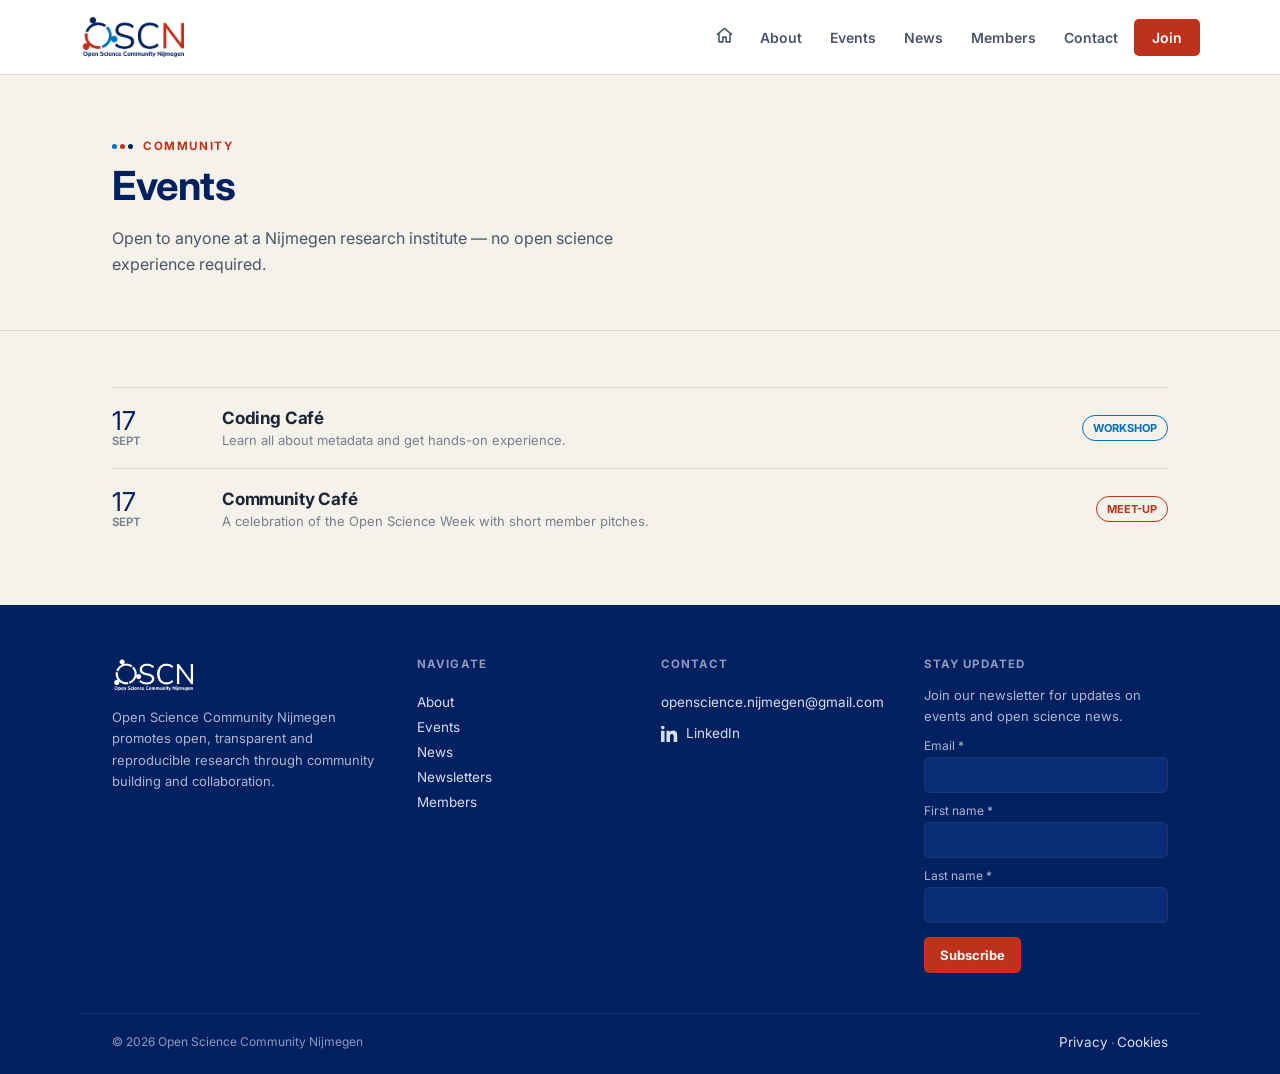
<file: pages/events.html>
<!DOCTYPE html>
<html lang="en">
<head>
<meta charset="UTF-8">
<meta name="viewport" content="width=device-width, initial-scale=1.0">
<title>Events — Open Science Community Nijmegen</title>
<link rel="preconnect" href="https://fonts.googleapis.com">
<link rel="preconnect" href="https://fonts.gstatic.com" crossorigin>
<link href="https://fonts.googleapis.com/css2?family=Inter:wght@400;500;600;700&family=Inter:wght@500;600;700&display=swap" rel="stylesheet">
<link rel="stylesheet" href="../style.css">
</head>
<body>

<header class="site">
  <div class="wrap bar">
    <a class="logo" href="../index.html"><img src="../images/OSCN_logo_transparant.png" alt="OSCN"></a>
    <button class="nav-toggle" id="navToggle">MENU</button>
    <nav class="primary" id="primaryNav">
      <ul>
        <li><a class="home-link" href="../index.html" aria-label="Home">
          <svg viewBox="0 0 24 24" fill="none" stroke-width="2" stroke-linecap="round" stroke-linejoin="round"><path d="M3 10.5L12 3l9 7.5"/><path d="M5 10v10h5v-6h4v6h5V10"/></svg>
        </a></li>
        <li class="dropdown">
          <a href="about.html">About</a>
          <div class="dropdown-content"><a href="resources.html">Resources</a></div>
        </li>
        <li><a href="events.html">Events</a></li>
        <li class="dropdown">
          <a href="news.html">News</a>
          <div class="dropdown-content"><a href="news.html">News</a><a href="newsletters.html">Newsletters</a></div>
        </li>
        <li><a href="members.html">Members</a></li>
        <li><a href="contact.html">Contact</a></li>
        <li><a href="members.html" class="join-btn">Join</a></li>
      </ul>
    </nav>
  </div>
</header>

<section class="page-hero">
  <div class="wrap">
    <div class="eyebrow"><span class="dot3"><span></span><span></span><span></span></span>COMMUNITY</div>
    <h1>Events</h1>
    <p class="lede">Open to anyone at a Nijmegen research institute — no open science experience required.</p>
  </div>
</section>

<section class="reveal-target">
  <div class="wrap">
    <div style="display:flex;flex-direction:column;">
      <div style="display:grid;grid-template-columns:90px 1fr auto;gap:20px;align-items:center;padding:20px 0;border-top:1px solid var(--rule);">
        <div><div style="font-family:'Inter',serif;font-size:26px;color:var(--blue);line-height:1;">17</div><div style="font-size:11.5px;color:var(--muted);font-weight:600;">SEPT</div></div>
        <div><h3 style="font-size:17px;">Coding Café</h3><p style="margin:4px 0 0;font-size:13px;color:var(--muted);">Learn all about metadata and get hands-on experience.</p></div>
        <span style="font-size:11px;font-weight:700;color:var(--sky);border:1px solid var(--sky);padding:5px 10px;border-radius:16px;white-space:nowrap;">WORKSHOP</span>
      </div>
      <div style="display:grid;grid-template-columns:90px 1fr auto;gap:20px;align-items:center;padding:20px 0;border-top:1px solid var(--rule);">
        <div><div style="font-family:'Inter',serif;font-size:26px;color:var(--blue);line-height:1;">17</div><div style="font-size:11.5px;color:var(--muted);font-weight:600;">SEPT</div></div>
        <div><h3 style="font-size:17px;">Community Café</h3><p style="margin:4px 0 0;font-size:13px;color:var(--muted);">A celebration of the Open Science Week with short member pitches.</p></div>
        <span style="font-size:11px;font-weight:700;color:var(--accent);border:1px solid var(--accent);padding:5px 10px;border-radius:16px;white-space:nowrap;">MEET-UP</span>
      </div>
    </div>
  </div>
</section>

<footer class="site">
  <div class="wrap footer-grid">
    <div>
      <img src="../images/OSCN_logo_transparant.png" alt="OSCN" class="footer-logo">
      <p>Open Science Community Nijmegen promotes open, transparent and reproducible research through community building and collaboration.</p>
    </div>
    <div class="flinks">
      <h3>Navigate</h3>
      <a href="about.html">About</a>
      <a href="events.html">Events</a>
      <a href="news.html">News</a>
      <a href="newsletters.html">Newsletters</a>
      <a href="members.html">Members</a>
    </div>
    <div class="flinks">
      <h3>Contact</h3>
      <a href="mailto:openscience.nijmegen@gmail.com">openscience.nijmegen@gmail.com</a>
      <a class="social-link" href="https://www.linkedin.com/company/open-science-community-nijmegen/" target="_blank" rel="noopener noreferrer">
        <svg viewBox="0 0 24 24"><path d="M4.98 3.5C4.98 4.88 3.87 6 2.5 6S0 4.88 0 3.5 1.12 1 2.5 1 4.98 2.12 4.98 3.5zM0 8h5v16H0V8zm7.5 0H12v2.2h.1C12.9 8.8 14.7 7.7 17 7.7c5 0 5.9 3.3 5.9 7.6V24h-5v-7.3c0-1.7 0-3.9-2.4-3.9s-2.8 1.9-2.8 3.8V24h-5V8z"/></svg>
        LinkedIn
      </a>
    </div>
    <div>
      <h3>Stay updated</h3>
      <p style="margin-bottom:6px;">Join our newsletter for updates on events and open science news.</p>
      <form method="post" action="https://open-science-community-nijmegen.email-provider.eu/subscribe/post/index.php" accept-charset="utf-8" class="nl-form form-op7pq9fkox">
        <input type="hidden" name="next" value="" />
        <input type="hidden" name="a" value="ohz7mrmpse" />
        <input type="hidden" name="l" value="op7pq9fkox" />
        <label for="id-Kz6LqtiXnQ">Email *</label>
        <input name="Kz6LqtiXnQ" id="id-Kz6LqtiXnQ" type="email" required>
        <label for="id-P3Px8y6G0Y">First name *</label>
        <input name="P3Px8y6G0Y" id="id-P3Px8y6G0Y" type="text" required>
        <label for="id-OTxNlZSNlG">Last name *</label>
        <input name="OTxNlZSNlG" id="id-OTxNlZSNlG" type="text" required>
        <input type="email" id="email" name="email" style="position:absolute;left:-9999px;" tabindex="-1" autocomplete="off">
        <input type="submit" value="Subscribe">
      </form>
    </div>
  </div>
  <div class="wrap footer-bottom">
    <span>© 2026 Open Science Community Nijmegen</span>
    <span><a href="#">Privacy</a> · <a href="#">Cookies</a></span>
  </div>
</footer>

<script src="../script.js"></script>
</body>
</html>
</file>
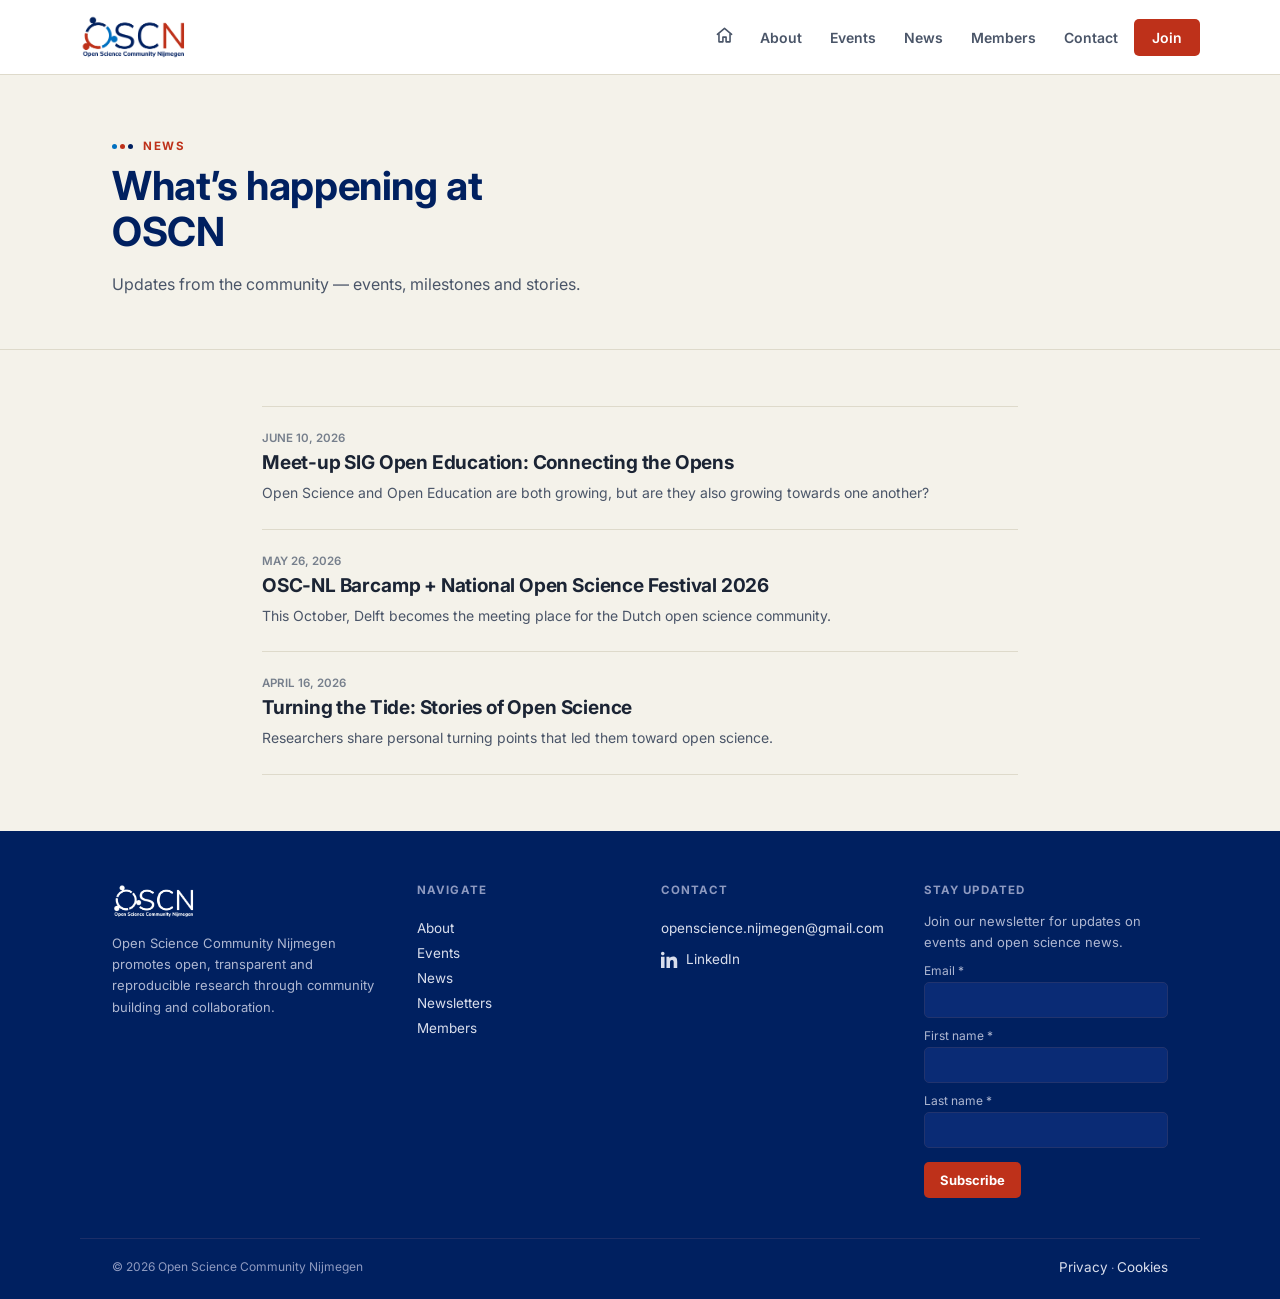
<file: pages/news.html>
<!DOCTYPE html>
<html lang="en">
<head>
<meta charset="UTF-8">
<meta name="viewport" content="width=device-width, initial-scale=1.0">
<title>News — Open Science Community Nijmegen</title>
<link rel="preconnect" href="https://fonts.googleapis.com">
<link rel="preconnect" href="https://fonts.gstatic.com" crossorigin>
<link href="https://fonts.googleapis.com/css2?family=Inter:wght@400;500;600;700&family=Playfair+Display:wght@500;600;700&display=swap" rel="stylesheet">
<link rel="stylesheet" href="../style.css">
</head>
<body>

<header class="site">
  <div class="wrap bar">
    <a class="logo" href="../index.html"><img src="../images/OSCN_logo_transparant.png" alt="OSCN"></a>
    <button class="nav-toggle" id="navToggle">MENU</button>
    <nav class="primary" id="primaryNav">
      <ul>
        <li><a class="home-link" href="../index.html" aria-label="Home">
          <svg viewBox="0 0 24 24" fill="none" stroke-width="2" stroke-linecap="round" stroke-linejoin="round"><path d="M3 10.5L12 3l9 7.5"/><path d="M5 10v10h5v-6h4v6h5V10"/></svg>
        </a></li>
        <li class="dropdown">
          <a href="about.html">About</a>
          <div class="dropdown-content"><a href="resources.html">Resources</a></div>
        </li>
        <li><a href="events.html">Events</a></li>
        <li class="dropdown">
          <a href="news.html">News</a>
          <div class="dropdown-content"><a href="news.html">News</a><a href="newsletters.html">Newsletters</a></div>
        </li>
        <li><a href="members.html">Members</a></li>
        <li><a href="contact.html">Contact</a></li>
        <li><a href="members.html" class="join-btn">Join</a></li>
      </ul>
    </nav>
  </div>
</header>

<section class="page-hero">
  <div class="wrap">
    <div class="eyebrow"><span class="dot3"><span></span><span></span><span></span></span>NEWS</div>
    <h1>What&#8217;s happening at OSCN</h1>
    <p class="lede">Updates from the community — events, milestones and stories.</p>
  </div>
</section>

<section class="reveal-target">
  <div class="wrap" style="max-width:820px;">
    <article style="padding:24px 0;border-top:1px solid var(--rule);">
      <div style="font-size:11.5px;color:var(--muted);font-weight:600;margin-bottom:6px;">JUNE 10, 2026</div>
      <h3 style="font-size:19px;margin-bottom:8px;">Meet-up SIG Open Education: Connecting the Opens</h3>
      <p style="font-size:14px;color:var(--ink-soft);line-height:1.6;margin:0;">Open Science and Open Education are both growing, but are they also growing towards one another?</p>
    </article>
    <article style="padding:24px 0;border-top:1px solid var(--rule);">
      <div style="font-size:11.5px;color:var(--muted);font-weight:600;margin-bottom:6px;">MAY 26, 2026</div>
      <h3 style="font-size:19px;margin-bottom:8px;">OSC-NL Barcamp + National Open Science Festival 2026</h3>
      <p style="font-size:14px;color:var(--ink-soft);line-height:1.6;margin:0;">This October, Delft becomes the meeting place for the Dutch open science community.</p>
    </article>
    <article style="padding:24px 0;border-top:1px solid var(--rule);border-bottom:1px solid var(--rule);">
      <div style="font-size:11.5px;color:var(--muted);font-weight:600;margin-bottom:6px;">APRIL 16, 2026</div>
      <h3 style="font-size:19px;margin-bottom:8px;">Turning the Tide: Stories of Open Science</h3>
      <p style="font-size:14px;color:var(--ink-soft);line-height:1.6;margin:0;">Researchers share personal turning points that led them toward open science.</p>
    </article>
  </div>
</section>

<footer class="site">
  <div class="wrap footer-grid">
    <div>
      <img src="../images/OSCN_logo_transparant.png" alt="OSCN" class="footer-logo">
      <p>Open Science Community Nijmegen promotes open, transparent and reproducible research through community building and collaboration.</p>
    </div>
    <div class="flinks">
      <h3>Navigate</h3>
      <a href="about.html">About</a>
      <a href="events.html">Events</a>
      <a href="news.html">News</a>
      <a href="newsletters.html">Newsletters</a>
      <a href="members.html">Members</a>
    </div>
    <div class="flinks">
      <h3>Contact</h3>
      <a href="mailto:openscience.nijmegen@gmail.com">openscience.nijmegen@gmail.com</a>
      <a class="social-link" href="https://www.linkedin.com/company/open-science-community-nijmegen/" target="_blank" rel="noopener noreferrer">
        <svg viewBox="0 0 24 24"><path d="M4.98 3.5C4.98 4.88 3.87 6 2.5 6S0 4.88 0 3.5 1.12 1 2.5 1 4.98 2.12 4.98 3.5zM0 8h5v16H0V8zm7.5 0H12v2.2h.1C12.9 8.8 14.7 7.7 17 7.7c5 0 5.9 3.3 5.9 7.6V24h-5v-7.3c0-1.7 0-3.9-2.4-3.9s-2.8 1.9-2.8 3.8V24h-5V8z"/></svg>
        LinkedIn
      </a>
    </div>
    <div>
      <h3>Stay updated</h3>
      <p style="margin-bottom:6px;">Join our newsletter for updates on events and open science news.</p>
      <form method="post" action="https://open-science-community-nijmegen.email-provider.eu/subscribe/post/index.php" accept-charset="utf-8" class="nl-form form-op7pq9fkox">
        <input type="hidden" name="next" value="" />
        <input type="hidden" name="a" value="ohz7mrmpse" />
        <input type="hidden" name="l" value="op7pq9fkox" />
        <label for="id-Kz6LqtiXnQ">Email *</label>
        <input name="Kz6LqtiXnQ" id="id-Kz6LqtiXnQ" type="email" required>
        <label for="id-P3Px8y6G0Y">First name *</label>
        <input name="P3Px8y6G0Y" id="id-P3Px8y6G0Y" type="text" required>
        <label for="id-OTxNlZSNlG">Last name *</label>
        <input name="OTxNlZSNlG" id="id-OTxNlZSNlG" type="text" required>
        <input type="email" id="email" name="email" style="position:absolute;left:-9999px;" tabindex="-1" autocomplete="off">
        <input type="submit" value="Subscribe">
      </form>
    </div>
  </div>
  <div class="wrap footer-bottom">
    <span>© 2026 Open Science Community Nijmegen</span>
    <span><a href="#">Privacy</a> · <a href="#">Cookies</a></span>
  </div>
</footer>

<script src="../script.js"></script>
</body>
</html>
</file>
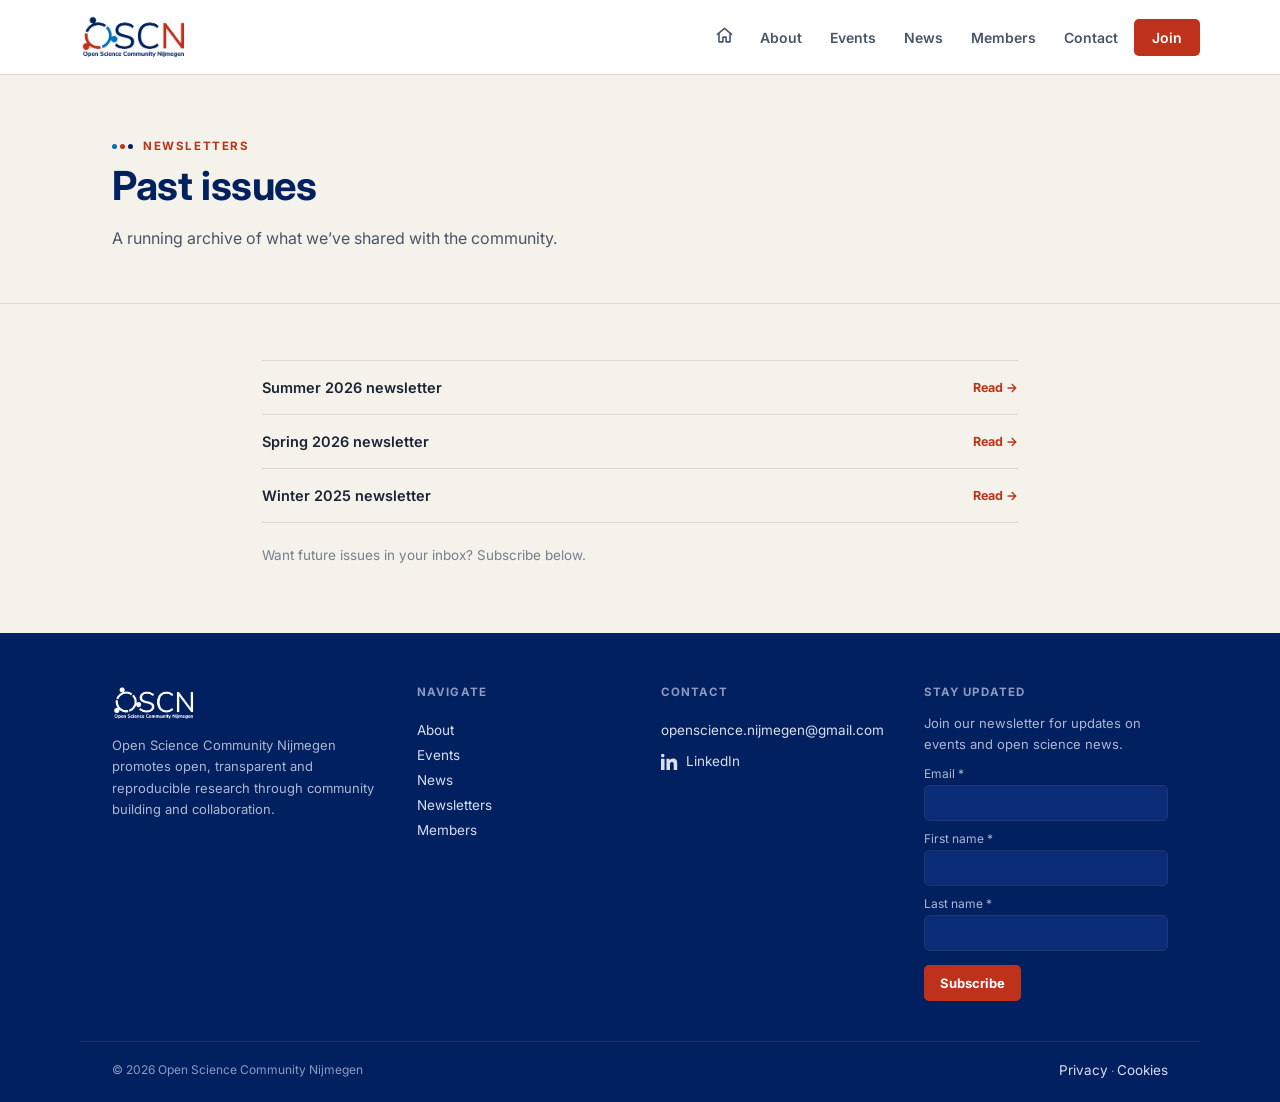
<file: pages/newsletters.html>
<!DOCTYPE html>
<html lang="en">
<head>
<meta charset="UTF-8">
<meta name="viewport" content="width=device-width, initial-scale=1.0">
<title>Newsletters — Open Science Community Nijmegen</title>
<link rel="preconnect" href="https://fonts.googleapis.com">
<link rel="preconnect" href="https://fonts.gstatic.com" crossorigin>
<link href="https://fonts.googleapis.com/css2?family=Inter:wght@400;500;600;700&family=Playfair+Display:wght@500;600;700&display=swap" rel="stylesheet">
<link rel="stylesheet" href="../style.css">
</head>
<body>

<header class="site">
  <div class="wrap bar">
    <a class="logo" href="../index.html"><img src="../images/OSCN_logo_transparant.png" alt="OSCN"></a>
    <button class="nav-toggle" id="navToggle">MENU</button>
    <nav class="primary" id="primaryNav">
      <ul>
        <li><a class="home-link" href="../index.html" aria-label="Home">
          <svg viewBox="0 0 24 24" fill="none" stroke-width="2" stroke-linecap="round" stroke-linejoin="round"><path d="M3 10.5L12 3l9 7.5"/><path d="M5 10v10h5v-6h4v6h5V10"/></svg>
        </a></li>
        <li class="dropdown">
          <a href="about.html">About</a>
          <div class="dropdown-content"><a href="resources.html">Resources</a></div>
        </li>
        <li><a href="events.html">Events</a></li>
        <li class="dropdown">
          <a href="news.html">News</a>
          <div class="dropdown-content"><a href="news.html">News</a><a href="newsletters.html">Newsletters</a></div>
        </li>
        <li><a href="members.html">Members</a></li>
        <li><a href="contact.html">Contact</a></li>
        <li><a href="members.html" class="join-btn">Join</a></li>
      </ul>
    </nav>
  </div>
</header>

<section class="page-hero">
  <div class="wrap">
    <div class="eyebrow"><span class="dot3"><span></span><span></span><span></span></span>NEWSLETTERS</div>
    <h1>Past issues</h1>
    <p class="lede">A running archive of what we&#8217;ve shared with the community.</p>
  </div>
</section>

<section class="reveal-target">
  <div class="wrap" style="max-width:820px;">
    <div style="display:flex;flex-direction:column;">
      <a href="#" style="display:flex;justify-content:space-between;align-items:center;padding:18px 0;border-top:1px solid var(--rule);text-decoration:none;color:var(--ink);">
        <span style="font-weight:600;font-size:14.5px;">Summer 2026 newsletter</span>
        <span style="font-size:12.5px;color:var(--accent);font-weight:700;">Read →</span>
      </a>
      <a href="#" style="display:flex;justify-content:space-between;align-items:center;padding:18px 0;border-top:1px solid var(--rule);text-decoration:none;color:var(--ink);">
        <span style="font-weight:600;font-size:14.5px;">Spring 2026 newsletter</span>
        <span style="font-size:12.5px;color:var(--accent);font-weight:700;">Read →</span>
      </a>
      <a href="#" style="display:flex;justify-content:space-between;align-items:center;padding:18px 0;border-top:1px solid var(--rule);border-bottom:1px solid var(--rule);text-decoration:none;color:var(--ink);">
        <span style="font-weight:600;font-size:14.5px;">Winter 2025 newsletter</span>
        <span style="font-size:12.5px;color:var(--accent);font-weight:700;">Read →</span>
      </a>
    </div>
    <p style="margin-top:24px;font-size:13.5px;color:var(--muted);">Want future issues in your inbox? Subscribe below.</p>
  </div>
</section>

<footer class="site">
  <div class="wrap footer-grid">
    <div>
      <img src="../images/OSCN_logo_transparant.png" alt="OSCN" class="footer-logo">
      <p>Open Science Community Nijmegen promotes open, transparent and reproducible research through community building and collaboration.</p>
    </div>
    <div class="flinks">
      <h3>Navigate</h3>
      <a href="about.html">About</a>
      <a href="events.html">Events</a>
      <a href="news.html">News</a>
      <a href="newsletters.html">Newsletters</a>
      <a href="members.html">Members</a>
    </div>
    <div class="flinks">
      <h3>Contact</h3>
      <a href="mailto:openscience.nijmegen@gmail.com">openscience.nijmegen@gmail.com</a>
      <a class="social-link" href="https://www.linkedin.com/company/open-science-community-nijmegen/" target="_blank" rel="noopener noreferrer">
        <svg viewBox="0 0 24 24"><path d="M4.98 3.5C4.98 4.88 3.87 6 2.5 6S0 4.88 0 3.5 1.12 1 2.5 1 4.98 2.12 4.98 3.5zM0 8h5v16H0V8zm7.5 0H12v2.2h.1C12.9 8.8 14.7 7.7 17 7.7c5 0 5.9 3.3 5.9 7.6V24h-5v-7.3c0-1.7 0-3.9-2.4-3.9s-2.8 1.9-2.8 3.8V24h-5V8z"/></svg>
        LinkedIn
      </a>
    </div>
    <div>
      <h3>Stay updated</h3>
      <p style="margin-bottom:6px;">Join our newsletter for updates on events and open science news.</p>
      <form method="post" action="https://open-science-community-nijmegen.email-provider.eu/subscribe/post/index.php" accept-charset="utf-8" class="nl-form form-op7pq9fkox">
        <input type="hidden" name="next" value="" />
        <input type="hidden" name="a" value="ohz7mrmpse" />
        <input type="hidden" name="l" value="op7pq9fkox" />
        <label for="id-Kz6LqtiXnQ">Email *</label>
        <input name="Kz6LqtiXnQ" id="id-Kz6LqtiXnQ" type="email" required>
        <label for="id-P3Px8y6G0Y">First name *</label>
        <input name="P3Px8y6G0Y" id="id-P3Px8y6G0Y" type="text" required>
        <label for="id-OTxNlZSNlG">Last name *</label>
        <input name="OTxNlZSNlG" id="id-OTxNlZSNlG" type="text" required>
        <input type="email" id="email" name="email" style="position:absolute;left:-9999px;" tabindex="-1" autocomplete="off">
        <input type="submit" value="Subscribe">
      </form>
    </div>
  </div>
  <div class="wrap footer-bottom">
    <span>© 2026 Open Science Community Nijmegen</span>
    <span><a href="#">Privacy</a> · <a href="#">Cookies</a></span>
  </div>
</footer>

<script src="../script.js"></script>
</body>
</html>
</file>
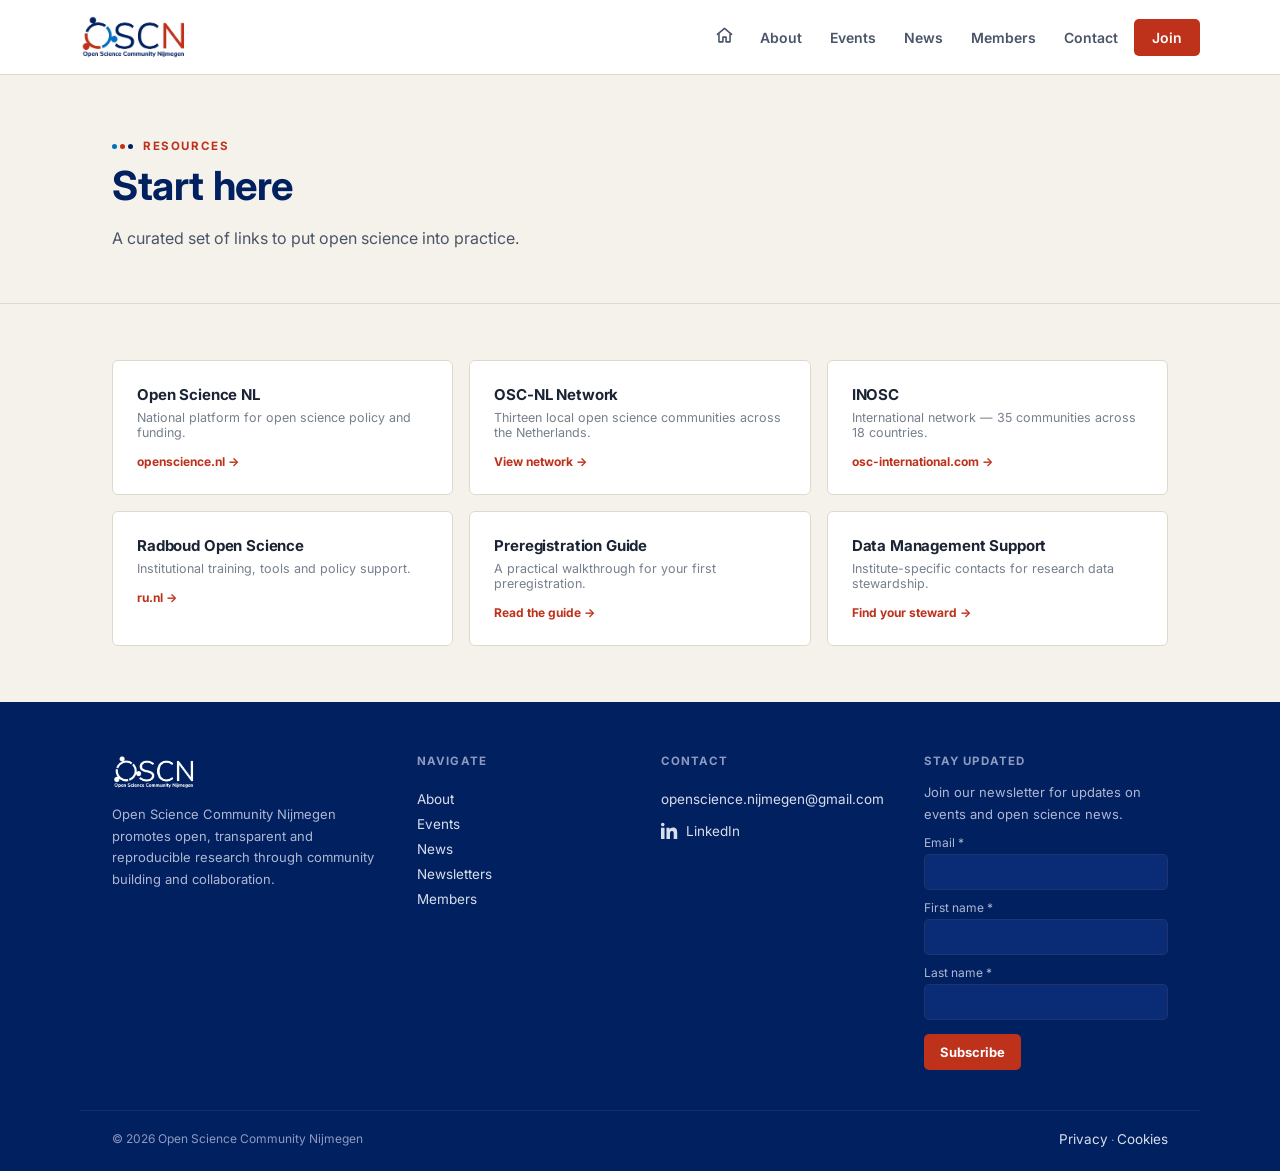
<file: pages/resources.html>
<!DOCTYPE html>
<html lang="en">
<head>
<meta charset="UTF-8">
<meta name="viewport" content="width=device-width, initial-scale=1.0">
<title>Resources — Open Science Community Nijmegen</title>
<link rel="preconnect" href="https://fonts.googleapis.com">
<link rel="preconnect" href="https://fonts.gstatic.com" crossorigin>
<link href="https://fonts.googleapis.com/css2?family=Inter:wght@400;500;600;700&family=Playfair+Display:wght@500;600;700&display=swap" rel="stylesheet">
<link rel="stylesheet" href="../style.css">
</head>
<body>

<header class="site">
  <div class="wrap bar">
    <a class="logo" href="../index.html"><img src="../images/OSCN_logo_transparant.png" alt="OSCN"></a>
    <button class="nav-toggle" id="navToggle">MENU</button>
    <nav class="primary" id="primaryNav">
      <ul>
        <li><a class="home-link" href="../index.html" aria-label="Home">
          <svg viewBox="0 0 24 24" fill="none" stroke-width="2" stroke-linecap="round" stroke-linejoin="round"><path d="M3 10.5L12 3l9 7.5"/><path d="M5 10v10h5v-6h4v6h5V10"/></svg>
        </a></li>
        <li class="dropdown">
          <a href="about.html">About</a>
          <div class="dropdown-content"><a href="resources.html">Resources</a></div>
        </li>
        <li><a href="events.html">Events</a></li>
        <li class="dropdown">
          <a href="news.html">News</a>
          <div class="dropdown-content"><a href="news.html">News</a><a href="newsletters.html">Newsletters</a></div>
        </li>
        <li><a href="members.html">Members</a></li>
        <li><a href="contact.html">Contact</a></li>
        <li><a href="members.html" class="join-btn">Join</a></li>
      </ul>
    </nav>
  </div>
</header>

<section class="page-hero">
  <div class="wrap">
    <div class="eyebrow"><span class="dot3"><span></span><span></span><span></span></span>RESOURCES</div>
    <h1>Start here</h1>
    <p class="lede">A curated set of links to put open science into practice.</p>
  </div>
</section>

<section class="reveal-target">
  <div class="wrap">
    <div style="display:grid;grid-template-columns:repeat(3,1fr);gap:16px;">
      <div class="card"><h3 style="font-size:15px;margin-bottom:6px;">Open Science NL</h3><p style="font-size:12.5px;color:var(--muted);margin:0 0 10px;">National platform for open science policy and funding.</p><a href="https://www.openscience.nl" target="_blank" rel="noopener noreferrer" style="font-size:12px;font-weight:700;color:var(--accent);text-decoration:none;">openscience.nl →</a></div>
      <div class="card"><h3 style="font-size:15px;margin-bottom:6px;">OSC-NL Network</h3><p style="font-size:12.5px;color:var(--muted);margin:0 0 10px;">Thirteen local open science communities across the Netherlands.</p><a href="https://osc-international.com/open-science-community-the-netherlands/" target="_blank" rel="noopener noreferrer" style="font-size:12px;font-weight:700;color:var(--accent);text-decoration:none;">View network →</a></div>
      <div class="card"><h3 style="font-size:15px;margin-bottom:6px;">INOSC</h3><p style="font-size:12.5px;color:var(--muted);margin:0 0 10px;">International network — 35 communities across 18 countries.</p><a href="https://osc-international.com/" target="_blank" rel="noopener noreferrer" style="font-size:12px;font-weight:700;color:var(--accent);text-decoration:none;">osc-international.com →</a></div>
      <div class="card"><h3 style="font-size:15px;margin-bottom:6px;">Radboud Open Science</h3><p style="font-size:12.5px;color:var(--muted);margin:0 0 10px;">Institutional training, tools and policy support.</p><a href="https://www.ru.nl/en/staff/internal-projects/radboud-open-science-programme" target="_blank" rel="noopener noreferrer" style="font-size:12px;font-weight:700;color:var(--accent);text-decoration:none;">ru.nl →</a></div>
      <div class="card"><h3 style="font-size:15px;margin-bottom:6px;">Preregistration Guide</h3><p style="font-size:12.5px;color:var(--muted);margin:0 0 10px;">A practical walkthrough for your first preregistration.</p><a href="#" style="font-size:12px;font-weight:700;color:var(--accent);text-decoration:none;">Read the guide →</a></div>
      <div class="card"><h3 style="font-size:15px;margin-bottom:6px;">Data Management Support</h3><p style="font-size:12.5px;color:var(--muted);margin:0 0 10px;">Institute-specific contacts for research data stewardship.</p><a href="#" style="font-size:12px;font-weight:700;color:var(--accent);text-decoration:none;">Find your steward →</a></div>
    </div>
  </div>
</section>

<footer class="site">
  <div class="wrap footer-grid">
    <div>
      <img src="../images/OSCN_logo_transparant.png" alt="OSCN" class="footer-logo">
      <p>Open Science Community Nijmegen promotes open, transparent and reproducible research through community building and collaboration.</p>
    </div>
    <div class="flinks">
      <h3>Navigate</h3>
      <a href="about.html">About</a>
      <a href="events.html">Events</a>
      <a href="news.html">News</a>
      <a href="newsletters.html">Newsletters</a>
      <a href="members.html">Members</a>
    </div>
    <div class="flinks">
      <h3>Contact</h3>
      <a href="mailto:openscience.nijmegen@gmail.com">openscience.nijmegen@gmail.com</a>
      <a class="social-link" href="https://www.linkedin.com/company/open-science-community-nijmegen/" target="_blank" rel="noopener noreferrer">
        <svg viewBox="0 0 24 24"><path d="M4.98 3.5C4.98 4.88 3.87 6 2.5 6S0 4.88 0 3.5 1.12 1 2.5 1 4.98 2.12 4.98 3.5zM0 8h5v16H0V8zm7.5 0H12v2.2h.1C12.9 8.8 14.7 7.7 17 7.7c5 0 5.9 3.3 5.9 7.6V24h-5v-7.3c0-1.7 0-3.9-2.4-3.9s-2.8 1.9-2.8 3.8V24h-5V8z"/></svg>
        LinkedIn
      </a>
    </div>
    <div>
      <h3>Stay updated</h3>
      <p style="margin-bottom:6px;">Join our newsletter for updates on events and open science news.</p>
      <form method="post" action="https://open-science-community-nijmegen.email-provider.eu/subscribe/post/index.php" accept-charset="utf-8" class="nl-form form-op7pq9fkox">
        <input type="hidden" name="next" value="" />
        <input type="hidden" name="a" value="ohz7mrmpse" />
        <input type="hidden" name="l" value="op7pq9fkox" />
        <label for="id-Kz6LqtiXnQ">Email *</label>
        <input name="Kz6LqtiXnQ" id="id-Kz6LqtiXnQ" type="email" required>
        <label for="id-P3Px8y6G0Y">First name *</label>
        <input name="P3Px8y6G0Y" id="id-P3Px8y6G0Y" type="text" required>
        <label for="id-OTxNlZSNlG">Last name *</label>
        <input name="OTxNlZSNlG" id="id-OTxNlZSNlG" type="text" required>
        <input type="email" id="email" name="email" style="position:absolute;left:-9999px;" tabindex="-1" autocomplete="off">
        <input type="submit" value="Subscribe">
      </form>
    </div>
  </div>
  <div class="wrap footer-bottom">
    <span>© 2026 Open Science Community Nijmegen</span>
    <span><a href="#">Privacy</a> · <a href="#">Cookies</a></span>
  </div>
</footer>

<script src="../script.js"></script>
</body>
</html>
</file>
<file: style.css>
/* ============ OSCN — shared styles ============ */
:root{
  --blue:#002060;
  --blue-deep:#001640;
  --accent:#BE311A;
  --accent-deep:#96250F;
  --sky:#0070C0;
  --paper:#F4F2EA;
  --card:#FFFFFF;
  --ink:#1B2434;
  --ink-soft:#4A5568;
  --muted:#767F8C;
  --rule:#DEDACB;
  --rule-strong:#C7C1AC;
  --radius:6px;
}
*{box-sizing:border-box;}
html{scroll-behavior:smooth;}
body{
  margin:0;background:var(--paper);color:var(--ink);
  font-family:'Inter',sans-serif;-webkit-font-smoothing:antialiased;
  font-weight:400;
}
img{max-width:100%;display:block;}
a{color:inherit;}
::selection{background:#F0D3CB;color:var(--accent-deep);}
h1,h2,h3{font-family:'Inter',serif;margin:0;letter-spacing:-0.01em;}
.wrap{max-width:1120px;margin:0 auto;padding:0 32px;}
.eyebrow{
  font-family:'Inter',sans-serif;font-weight:700;font-size:11.5px;letter-spacing:.14em;
  text-transform:uppercase;color:var(--accent);display:flex;align-items:center;gap:10px;margin-bottom:10px;
}
.eyebrow .dot3{display:inline-flex;gap:3px;}
.eyebrow .dot3 span{width:5px;height:5px;border-radius:50%;background:var(--sky);}
.eyebrow .dot3 span:nth-child(2){background:var(--accent);}
.eyebrow .dot3 span:nth-child(3){background:var(--blue);}

/* ---------- header ---------- */
header.site{
  background:var(--card);border-bottom:1px solid var(--rule);
  position:sticky;top:0;z-index:40;
}
header.site .bar{display:flex;align-items:center;justify-content:space-between;gap:24px;padding:14px 0;}
.logo img{height:46px;width:auto;}
nav.primary{display:flex;align-items:center;gap:6px;}
nav.primary ul{list-style:none;display:flex;align-items:center;gap:4px;margin:0;padding:0;}
nav.primary > ul > li{position:relative;}
nav.primary a{
  text-decoration:none;font-size:14px;font-weight:600;color:var(--ink-soft);
  padding:10px 12px;border-radius:5px;display:inline-block;transition:color .15s,background .15s;
}
nav.primary > ul > li > a:hover{color:var(--blue);background:var(--paper);}
.home-link{display:flex;align-items:center;padding:10px !important;}
.home-link svg{width:19px;height:19px;stroke:var(--ink-soft);}
.home-link:hover svg{stroke:var(--blue);}
.dropdown{position:relative;}
.dropdown-content{
  position:absolute;top:100%;left:0;background:var(--card);border:1px solid var(--rule);
  border-radius:var(--radius);min-width:190px;box-shadow:0 12px 28px rgba(0,32,96,.1);
  opacity:0;visibility:hidden;transform:translateY(6px);transition:opacity .15s,transform .15s,visibility .15s;
  padding:6px;
}
.dropdown:hover .dropdown-content,.dropdown:focus-within .dropdown-content{opacity:1;visibility:visible;transform:none;}
.dropdown-content a{display:block;padding:9px 12px;font-size:13.5px;border-radius:4px;}
.dropdown-content a:hover{background:var(--paper);color:var(--blue);}
.join-btn{background:var(--accent) !important;color:#fff !important;padding:10px 18px !important;}
.join-btn:hover{background:var(--accent-deep) !important;}
.nav-toggle{display:none;background:none;border:1px solid var(--rule-strong);border-radius:5px;padding:8px 12px;font-weight:600;font-size:13px;cursor:pointer;color:var(--blue);}

/* ---------- hero ---------- */
.page-hero{padding:64px 0 52px;border-bottom:1px solid var(--rule);}
.page-hero h1{font-size:40px;line-height:1.15;color:var(--blue);max-width:16ch;}
.page-hero .lede{font-size:16px;line-height:1.65;color:var(--ink-soft);max-width:56ch;margin:16px 0 0;}

/* ---------- buttons ---------- */
.btn{
  font-family:'Inter',sans-serif;font-weight:700;font-size:13.5px;
  padding:12px 20px;border-radius:var(--radius);text-decoration:none;
  display:inline-flex;align-items:center;gap:8px;border:1.5px solid transparent;transition:background .12s,color .12s,border-color .12s;
}
.btn-primary{background:var(--blue);color:#fff;}
.btn-primary:hover{background:var(--blue-deep);}
.btn-outline{border-color:var(--blue);color:var(--blue);}
.btn-outline:hover{background:var(--blue);color:#fff;}
.btn-accent{background:var(--accent);color:#fff;}
.btn-accent:hover{background:var(--accent-deep);}
.btn-row{display:flex;gap:12px;flex-wrap:wrap;}

/* ---------- node motif (signature element) ---------- */
.nodes-divider{display:flex;align-items:center;gap:8px;margin:0 0 18px;}
.nodes-divider svg{display:block;}

/* ---------- sections ---------- */
section{padding:56px 0;}
.section-head{margin-bottom:32px;max-width:64ch;}
.section-head h2{font-size:28px;color:var(--blue);}
.section-head p{font-size:15px;color:var(--ink-soft);line-height:1.6;margin:10px 0 0;}
.section-alt{background:var(--card);border-top:1px solid var(--rule);border-bottom:1px solid var(--rule);}

/* ---------- cards ---------- */
.card{background:var(--card);border:1px solid var(--rule);border-radius:var(--radius);padding:24px;}

/* ---------- footer ---------- */
footer.site{background:var(--blue);color:#D9DEEC;padding:52px 0 24px;margin-top:0;}
footer.site .footer-grid{display:grid;grid-template-columns:1.3fr 1fr 1fr 1.2fr;gap:40px;}
footer.site .footer-logo{height:36px;filter:brightness(0) invert(1);margin-bottom:14px;}
footer.site p{font-size:13px;line-height:1.65;color:#AEB7D1;margin:0;}
footer.site h3{font-family:'Inter',sans-serif;font-size:11.5px;letter-spacing:.1em;text-transform:uppercase;color:#8E9AC0;margin:0 0 14px;font-weight:700;}
footer.site .flinks{display:flex;flex-direction:column;gap:9px;}
footer.site a{text-decoration:none;color:#D9DEEC;font-size:13.5px;}
footer.site a:hover{color:#fff;}
.social-link{display:inline-flex;align-items:center;gap:8px;margin-top:6px;}
.social-link svg{width:17px;height:17px;fill:#D9DEEC;}
.social-link:hover svg{fill:#fff;}
.nl-form label{display:block;font-size:12px;color:#AEB7D1;margin:10px 0 4px;}
.nl-form input[type=email],.nl-form input[type=text]{
  width:100%;padding:9px 11px;border-radius:5px;border:1px solid #22346E;background:#0A2B75;color:#fff;font-size:13.5px;font-family:'Inter',sans-serif;
}
.nl-form input::placeholder{color:#7F8BB3;}
.nl-form input[type=submit]{
  margin-top:14px;background:var(--accent);color:#fff;border:none;padding:10px 16px;border-radius:5px;
  font-weight:700;font-size:13px;cursor:pointer;font-family:'Inter',sans-serif;
}
.nl-form input[type=submit]:hover{background:var(--accent-deep);}
.footer-bottom{
  margin-top:40px;padding-top:20px;border-top:1px solid #1C2E68;
  display:flex;justify-content:space-between;flex-wrap:wrap;gap:10px;font-size:12px;color:#8E9AC0;
}
.footer-bottom a{color:#8E9AC0;font-size:12px;}
.footer-bottom a:hover{color:#fff;}

@media(max-width:900px){
  footer.site .footer-grid{grid-template-columns:1fr 1fr;}
}
@media(max-width:860px){
  .nav-toggle{display:inline-block;}
  nav.primary{
    position:absolute;top:100%;left:0;right:0;background:var(--card);border-bottom:1px solid var(--rule);
    display:none;padding:10px 0;
  }
  nav.primary.open{display:block;}
  nav.primary ul{flex-direction:column;align-items:stretch;padding:0 20px;gap:2px;}
  .dropdown-content{position:static;box-shadow:none;opacity:1;visibility:visible;transform:none;display:none;border:none;padding-left:14px;}
  .dropdown.open .dropdown-content{display:block;}
  header.site .bar{position:relative;}
  .page-hero h1{font-size:30px;}
  footer.site .footer-grid{grid-template-columns:1fr;gap:28px;}
}

/* reveal */
.reveal{opacity:0;transform:translateY(12px);transition:opacity .5s ease,transform .5s ease;}
.reveal.in{opacity:1;transform:none;}
@media (prefers-reduced-motion: reduce){.reveal{opacity:1;transform:none;transition:none;}}
</file>
